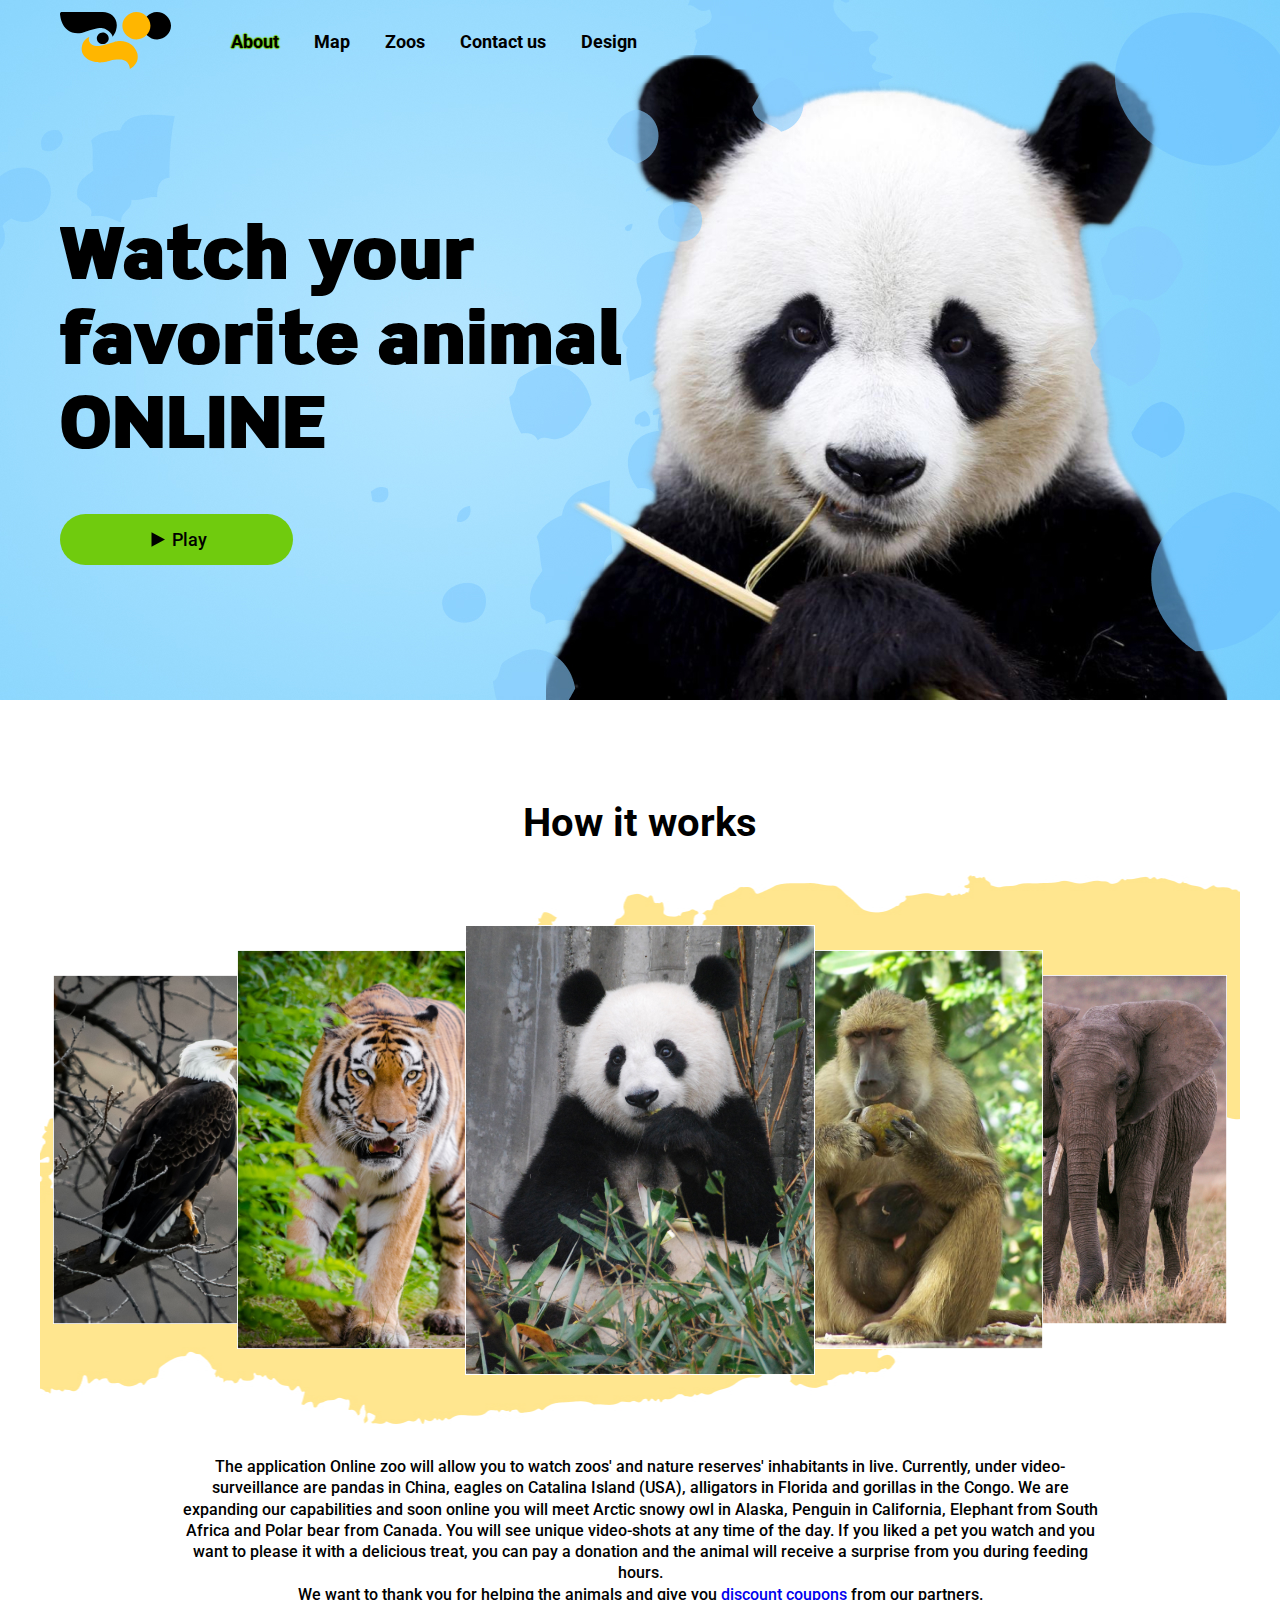
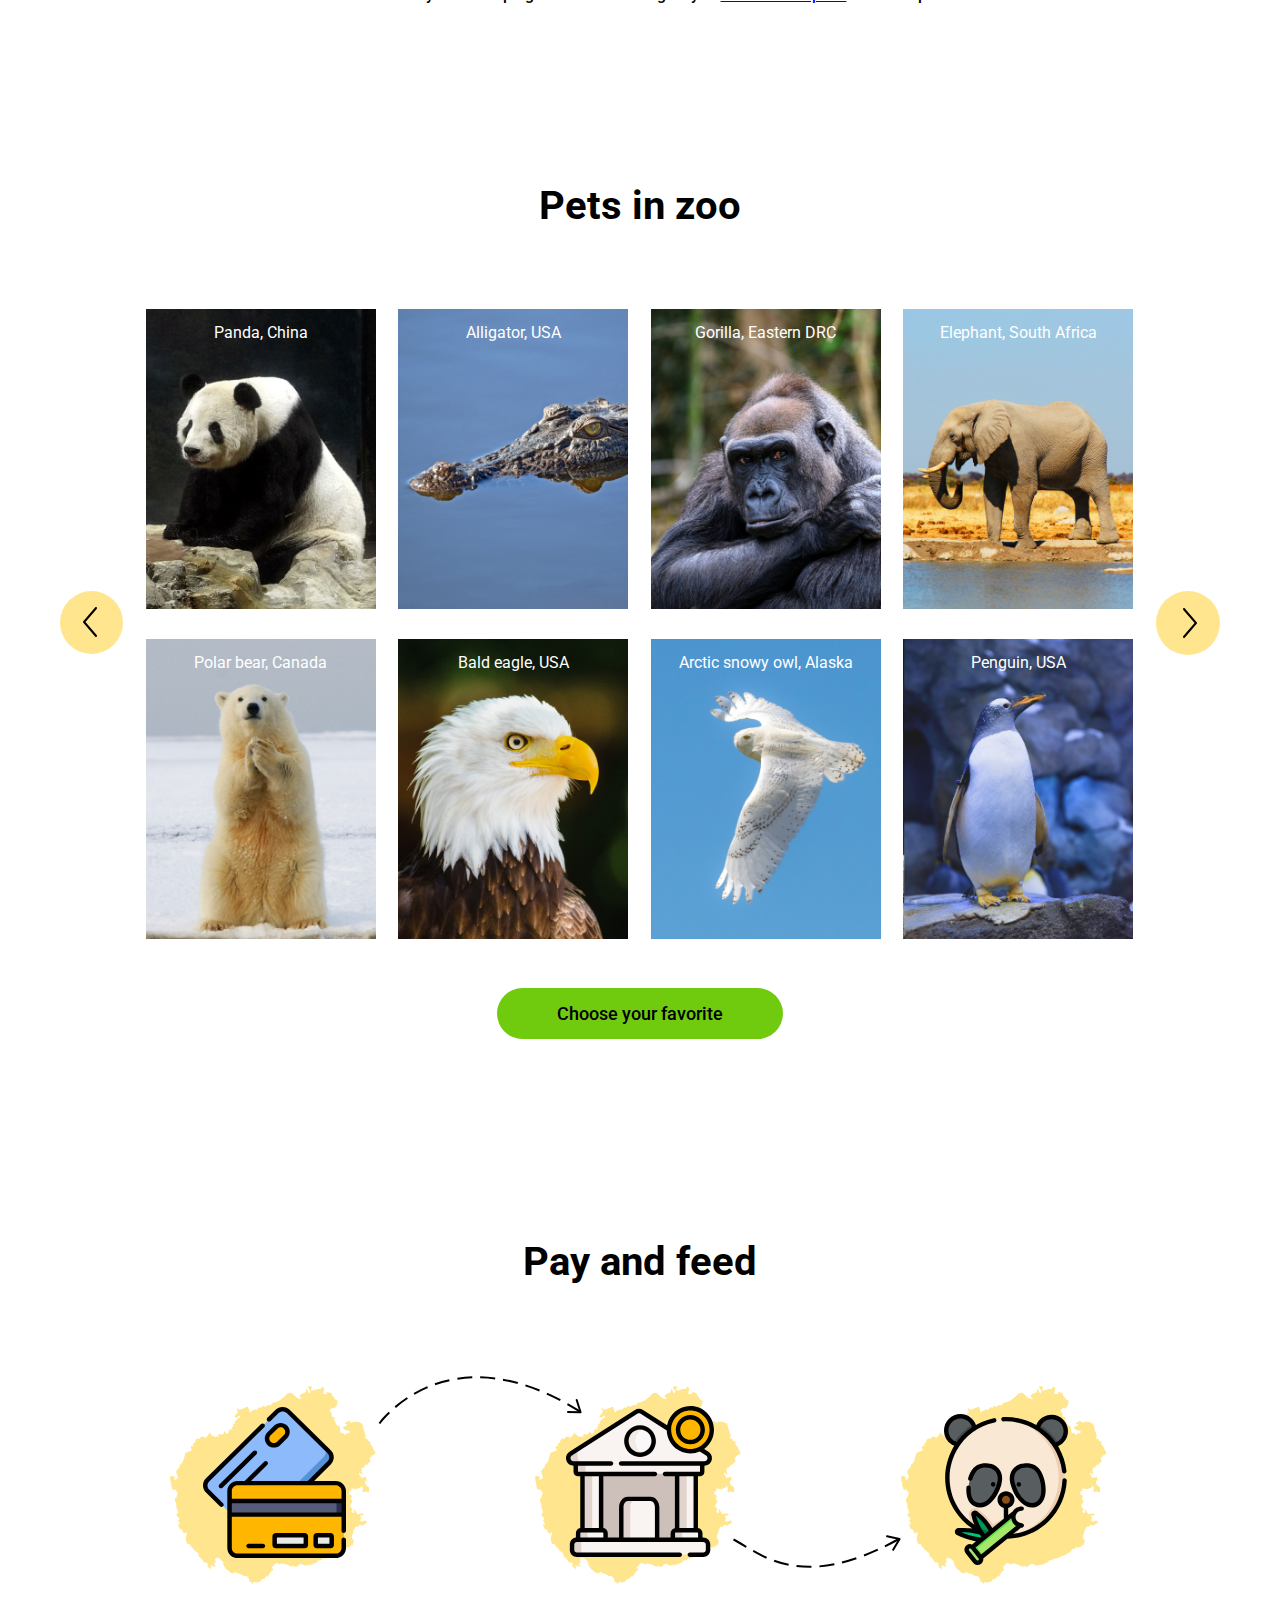
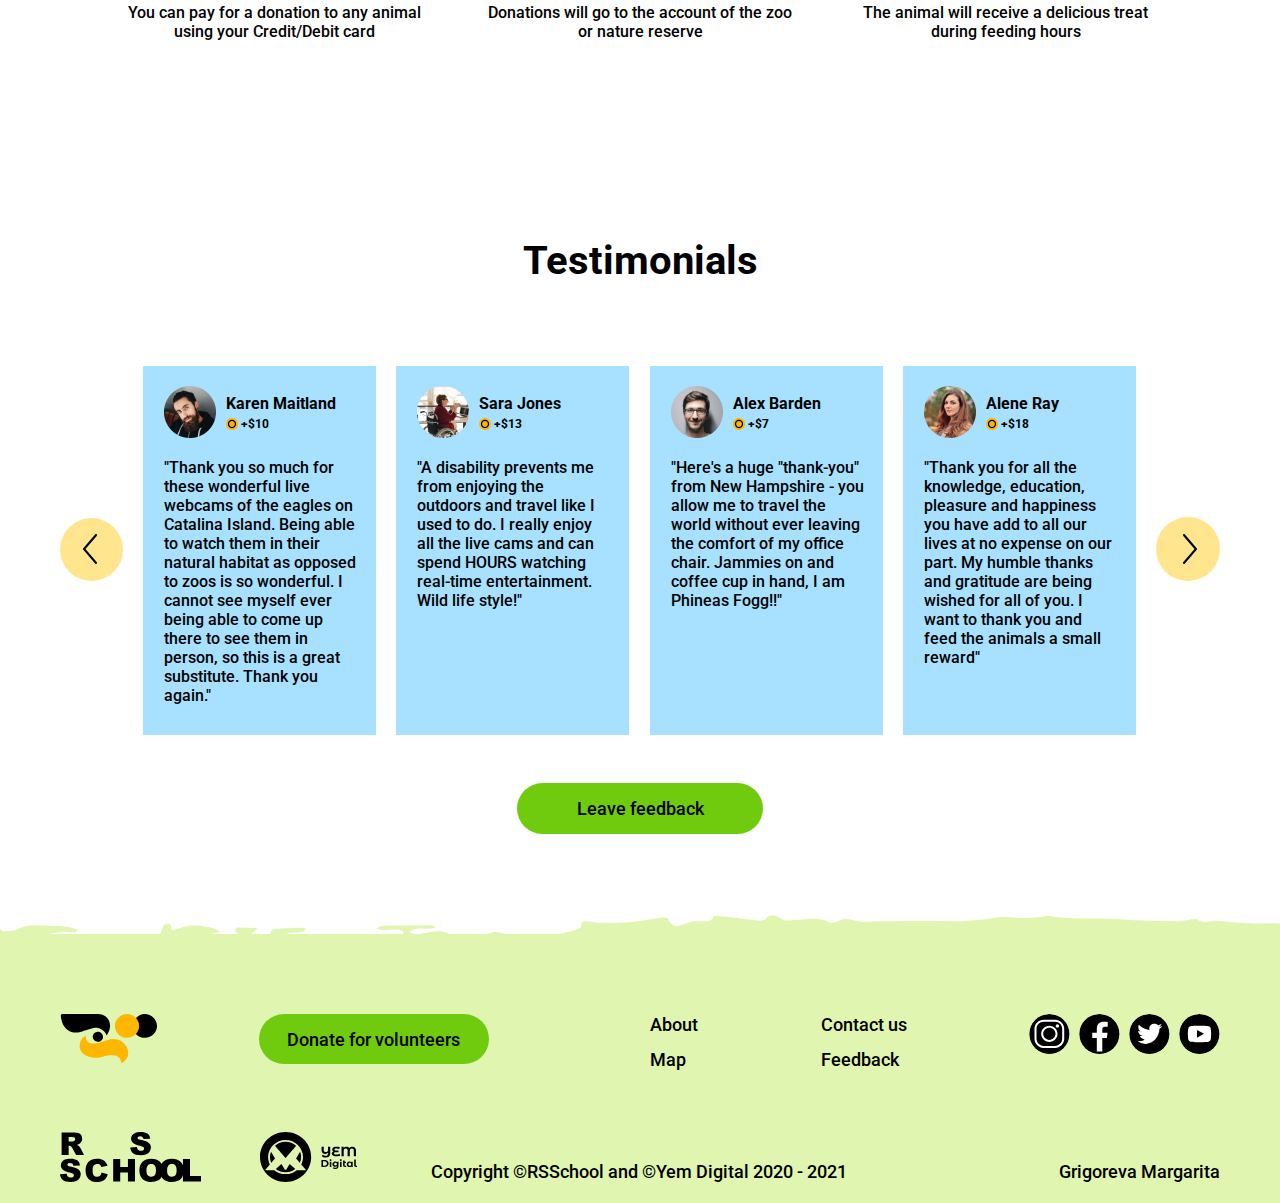
<file: index.html>
<!DOCTYPE html>
<html lang="en">
<head>
  <meta charset="utf-8">
  <meta name="viewport" content="width=device-width, initial-scale=1.0">
  <meta http-equiv="X-UA-Compatible" content="IE=edge">
  <title>Online zoo</title>
  <link rel="shortcut icon" href="./assets/favicon.png" type="image/png">
  <link rel="stylesheet" href="./style.css">
  <link rel="stylesheet" href="https://fonts.googleapis.com/css2?family=Open+Sans&family=Roboto&display=swap">
</head>
<body>
  <header class="header">
    <div class="container">
      <div class="header__inner">
        <div class="header__logo">
          <a href="./index.html"><img src="./assets/logo.svg" alt="Online zoo logo"></a>
          <h1>Online zoo</h1>
        </div>
        <div class="burger">
          <span></span>
        </div>
        <nav class="nav">
          <a class="nav__link active-link" href="#">About</a>
          <a class="nav__link" href="./pages/map.html">Map</a>
          <a class="nav__link" href="./pages/panda.html">Zoos</a>
          <a class="nav__link" href="./pages/404.html">Contact us</a>
          <a class="nav__link" href="https://www.figma.com/file/aBvQMVmI665DtzprpiniuH/online-zoo" target="_blank">Design</a>
        </nav>
        <!-- <button class="burger"><img src="./assets/burger.svg" alt="burger"></button> -->
      </div>
    </div>
  </header>
  <div class="intro">
    <div class="container">
      <p class="intro__slogan">Watch your favorite animal ONLINE</p>
      <a href="./pages/panda.html">
        <button class="btn intro__btn"><img class="play-sign" src="./assets/play-sign.svg" alt="PLay">Play</button>
      </a>
    </div>
  </div>
  <section class="section">
    <div class="section__container">
      <div class="about">
        <h2>How it works</h2>
        <div class="gallery-container">
          <ul class="gallery">
            <li><img class="eagle" src="./assets/gallery-eagle.jpg" alt="Eagle"></li>
            <li class="tiger-mobile"><img class="tiger" src="./assets/gallery-tiger.jpg" alt="Tiger"></li>
            <li><img class="panda" src="./assets/gallery-panda.jpg" alt="Panda"></li>
            <li><img class="gorilla" src="./assets/gallery-gorilla.jpg" alt="Gorilla"></li>
            <li><img class="elephant" src="./assets/gallery-elephant.jpg" alt="Elephant"></li>
          </ul>
        </div>
        <div class="about__text">
          <span>The application Оnline zoo will allow you to watch zoos' and nature reserves' inhabitants in live. Currently, under video-surveillance are pandas in China, eagles on Catalina Island (USA), alligators in Florida and gorillas in the Congo. We are expanding our capabilities and soon online you will meet Arctic snowy owl in Alaska, Penguin in California, Elephant from South Africa and Polar bear from Canada. You will see unique video-shots at any time of the day. If you liked a pet you watch and you want to please it with a delicious treat, you can pay a donation and the animal will receive a surprise from you during feeding hours.</span>
          <p>We want to thank you for helping the animals and give you <a href="https://en.wikipedia.org/wiki/Coupon" target="_blank">discount coupons</a> from our partners.</p>
          <span class="about__text-mobile">We want to thank you for helping the animals and give you <a href="https://en.wikipedia.org/wiki/Coupon" target="_blank">discount coupons</a> from our partners.</span>
        </div>
      </div>
    </div>
    <div class="zoo">
      <div class="container">
        <h2>Pets in zoo</h2>
        <div class="zoo__slider">
          <button class="slider-btn"><img src="./assets/arrow-left.svg" alt="arrow"></button>
          <div class="pets">
            <div class="pet__link">
              <a href="./pages/panda.html">
                <span>Panda, China</span>
                <img class="pets__img" src="./assets/pets-panda-china.jpg" alt="Panda">
              </a>
            </div>
            <div class="pet__link">
              <a href="#">
                <span>Polar bear, Canada</span>
                <img class="pets__img" src="./assets/pets-polar-bear-canada.jpg" alt="Polar bear">
              </a>
            </div>
          </div>
          <div class="pets">
            <div class="pet__link">
              <a href="./pages/alligator.html">
                <span>Alligator, USA</span>
                <img class="pets__img" src="./assets/pets-alligator-usa.jpg" alt="Alligator">
              </a>
            </div>
            <div class="pet__link">
              <a href="./pages/eagle.html">
                <span>Bald eagle, USA</span>
                <img class="pets__img" src="./assets/pets-bald-eagle-usa.jpg" alt="Bald eagle">
              </a>
            </div>
          </div>
          <div class="pets mobile-cut">
            <div class="pet__link">
              <a href="./pages/gorilla.html">
                <span>Gorilla, Eastern DRC</span>
                <img class="pets__img" src="./assets/pets-gorilla-eastern-drc.jpg" alt="Gorilla">
              </a>
            </div>
            <div class="pet__link">
              <a href="#">
                <span>Arctic snowy owl, Alaska</span>
                <img class="pets__img" src="./assets/pets-arctic-snowy-owl-alaska.jpg" alt="Snowy owl">
              </a>
            </div>
          </div>
          <div class="pets tablet-cut">
            <div class="pet__link">
              <a href="#">
                <span>Elephant, South Africa</span>
                <img class="pets__img" src="./assets/pets-elephant-south-africa.jpg" alt="Elephant">
              </a>
            </div>
            <div class="pet__link">
              <a href="#">
                <span>Penguin, USA</span>
                <img class="pets__img" src="./assets/pets-penguin-usa.jpg" alt="Penguin">
              </a>
            </div>
          </div>
          <button class="slider-btn"><img src="./assets/arrow-right.svg" alt="arrow"></button>
        </div>
        <div class="slider__btn-mobile">
          <button class="arrow-mobile"><img src="./assets/arrow-left.svg" alt="arrow"></button>
          <button class="arrow-mobile"><img src="./assets/arrow-right.svg" alt="arrow"></button>
        </div>
        <a class="btn zoo__link" href="./pages/map.html">Choose your favorite</a>
      </div>
    </div>
    <div class="pay">
      <div class="container">
        <h2 id="feed">Pay and feed</h2>
        <div class="instruction">
          <img class="pay-arrows" src="./assets/pay-arrows.svg" alt="Arrow">
          <img class="pay-arrows-640" src="./assets/pay-arrows-640.svg" alt="Arrow">
          <div class="pay-step">
            <img src="./assets/pay-1.svg" alt="Pay step">
            <p>You can pay for a donation to any animal using your Credit/Debit card</p>
            <img class="pay-arrows-320" src="./assets/pay-arrows-320.svg" alt="Arrow">
          </div>
          <div class="pay-step">
            <img src="./assets/pay-2.svg" alt="Pay step">
            <p>Donations will go to the account of the zoo or nature reserve</p>
            <img class="pay-arrows-320" src="./assets/pay-arrows-320.svg" alt="Arrow">
          </div>
          <div class="pay-step">
            <img src="./assets/pay-3.svg" alt="Pay step">
            <p>The animal will receive a delicious treat during feeding hours</p>
          </div>
        </div>
      </div>
    </div>
    <div class="testimonials">
      <div class="container">
        <h2 id="testimonials">Testimonials</h2>
        <div class="testimonials__slider">
          <button class="slider-btn"><img src="./assets/arrow-left.svg" alt="arrow"></button>
          <div class="feedback">
            <img class="feedback__photo" src="./assets/testimonials-karen.png" alt="Karen">
            <div class="author">
              <p>Karen Maitland</p>
              <img class="author__coin" src="./assets/testimonials-money.svg" alt="Coin">
              <span>+$10</span>
            </div>
            <p class="feedback__text">"Thank you so much for these wonderful live webcams of the eagles on Catalina Island. Being able to watch them in their natural habitat as opposed to zoos is so wonderful. I cannot see myself ever being able to come up there to see them in person, so this is a great substitute. Thank you again."</p>
          </div>
          <div class="feedback feedback-sara">
            <img class="feedback__photo" src="./assets/testimonials-sara.png" alt="Sara">
            <div class="author">
              <p>Sara Jones</p>
              <img class="author__coin" src="./assets/testimonials-money.svg" alt="Coin">
              <span>+$13</span>
            </div>
            <p class="feedback__text">"A disability prevents me from enjoying the outdoors and travel like I used to do. I really enjoy all the live cams and can spend HOURS watching real-time entertainment. Wild life style!"</p>
          </div>
          <div class="feedback mobile-cut">
            <img class="feedback__photo" src="./assets/testimonials-alex.png" alt="Alex">
            <div class="author">
              <p>Alex Barden</p>
              <img class="author__coin" src="./assets/testimonials-money.svg" alt="Coin">
              <span>+$7</span>
            </div>
            <p class="feedback__text">"Here's a huge "thank-you" from New Hampshire - you allow me to travel the world without ever leaving the comfort of my office chair. Jammies on and coffee cup in hand, I am Phineas Fogg!!"</p>
          </div>
          <div class="feedback tablet-cut">
            <img class="feedback__photo" src="./assets/testimonials-alene.png" alt="Alene">
            <div class="author">
              <p>Alene Ray</p>
              <img class="author__coin" src="./assets/testimonials-money.svg" alt="Coin">
              <span>+$18</span>
            </div>
            <p class="feedback__text">"Thank you for all the knowledge, education, pleasure and happiness you have add to all our lives at no expense on our part. My humble thanks and gratitude are being wished for all of you. I want to thank you and feed the animals a small reward"</p>
          </div>
          <button class="slider-btn"><img src="./assets/arrow-right.svg" alt="arrow"></button>
        </div>
      </div>
      <div class="slider__btn-mobile">
        <button class="arrow-mobile"><img src="./assets/arrow-left.svg" alt="arrow"></button>
        <button class="arrow-mobile"><img src="./assets/arrow-right.svg" alt="arrow"></button>
      </div>
      <button class="btn feedback__btn">Leave feedback</button>
    </div>
  </section>
  <footer class="footer">
    <div class="container">
      <div class="footer__top">
        <a class="footer__logo" href="./index.html"><img src="./assets/footer-logo-zoo.svg" alt="Online zoo footer logo"></a>
        <button class="btn donate__btn">Donate for volunteers</button>
        <div class="footer__nav">
          <a class="footer__link" href="./index.html">About</a>
          <a class="footer__link" href="./pages/map.html">Map</a>
        </div>
        <div class="footer__nav">
          <a class="footer__link" href="./pages/404.html">Contact us</a>
          <a class="footer__link" href="#testimonials">Feedback</a>
        </div>
        <div class="social">
          <a href="https://www.instagram.com/" target="_blank"><img src="./assets/footer-icon-instagram.svg" alt="Insagram"></a>
          <a href="https://www.facebook.com/" target="_blank"><img src="./assets/footer-icon-facebook.svg" alt="Facebook"></a>
          <a href="https://twitter.com/" target="_blank"><img src="./assets/footer-icon-twitter.svg" alt="Twitter"></a>
          <a href="https://www.youtube.com/" target="_blank"><img src="./assets/footer-icon-youtube.svg" alt="Youtube"></a>
        </div>
      </div>
      <div class="footer__bottom">
        <div class="rs-logo tooltip">
          <img src="./assets/footer-logo-rs.svg" alt="RSSchool logo">
          <span class="tooltiptext">RSSchool</span>
        </div>
        <div class="yem-logo tooltip">
          <img src="./assets/footer-logo-yem.svg" alt="Yem Digital logo">
          <span class="tooltiptext">Yem Digital</span>
        </div>
        <button class="btn donate__btn-mobile">Donate for volunteers</button>
        <div class="copyright">
          <span>Copyright &copy;RSSchool <span class="copy__and">and </span>&copy;Yem Digital 2020 - 2021</span>
          <span>Grigoreva Margarita</span>
        </div>
      </div>
    </div>
  </footer>
  <script src="./script.js"></script>
</body>
</html>
</file>
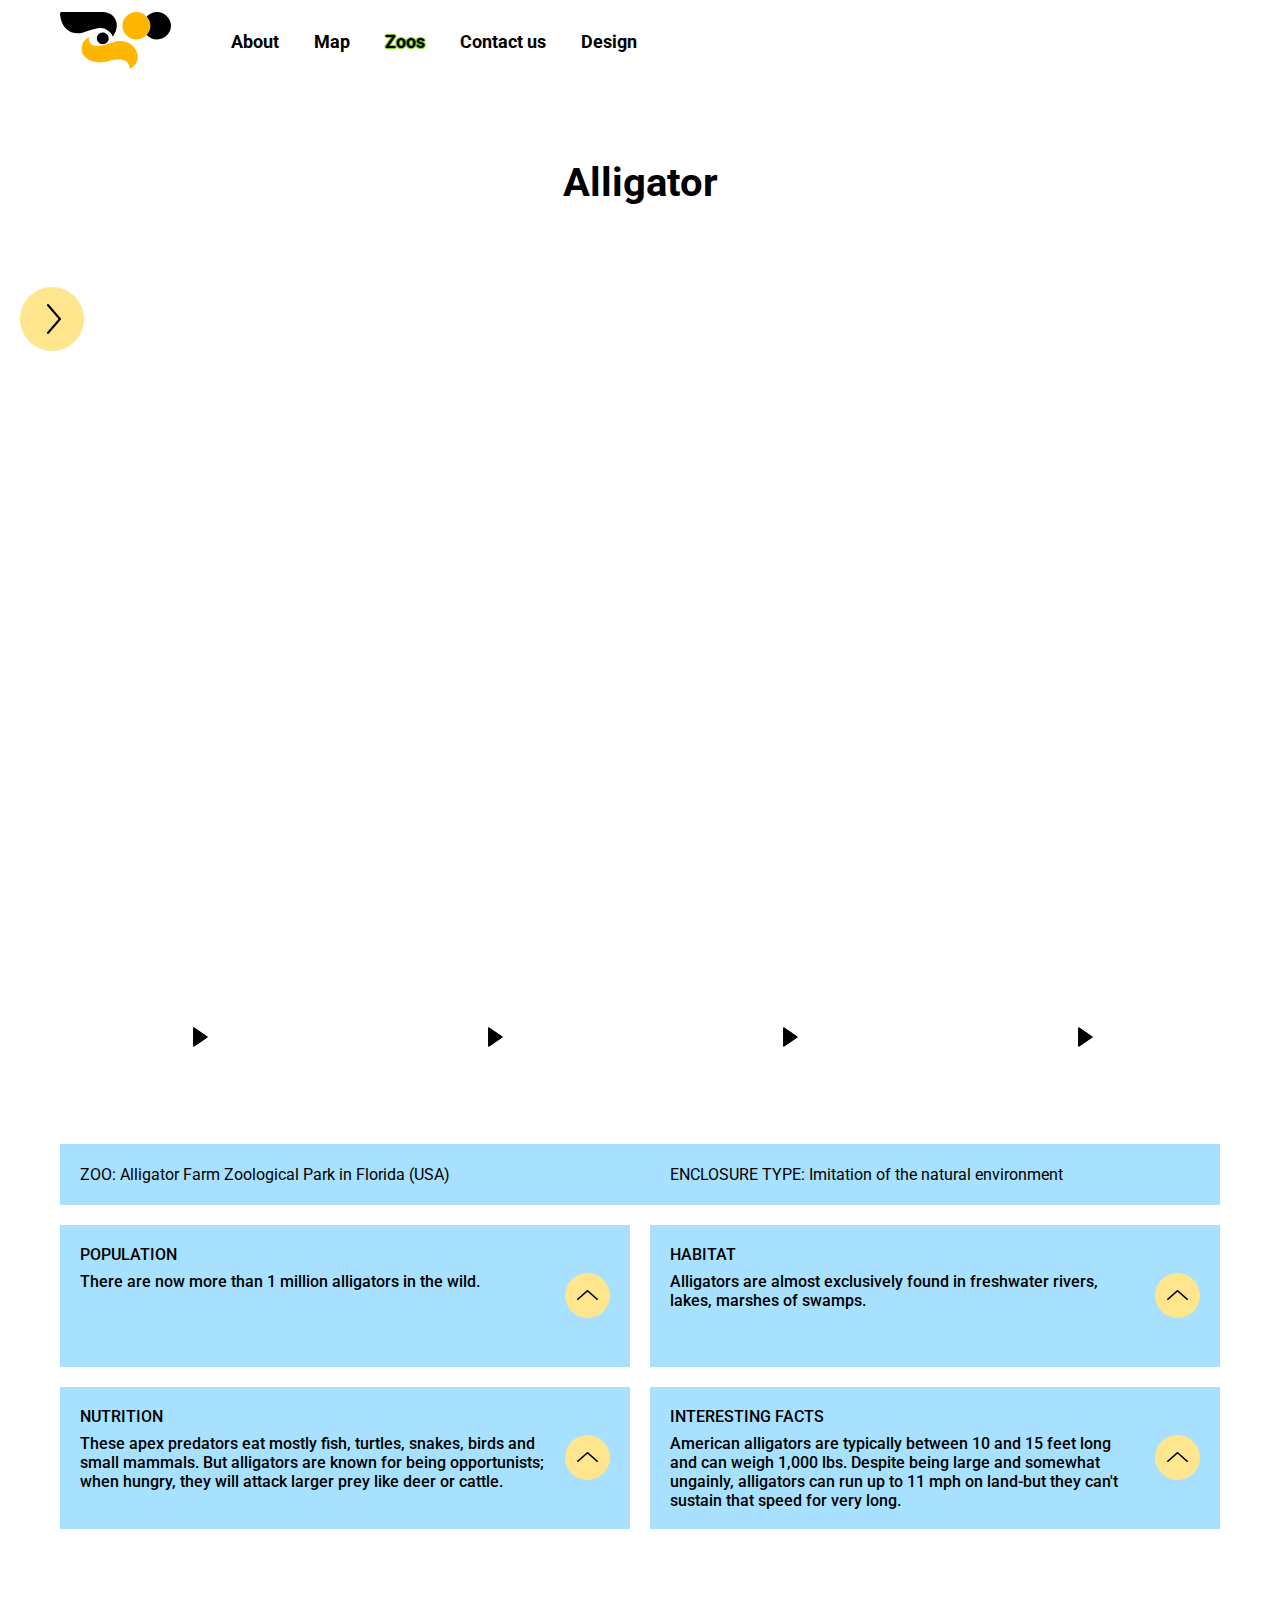
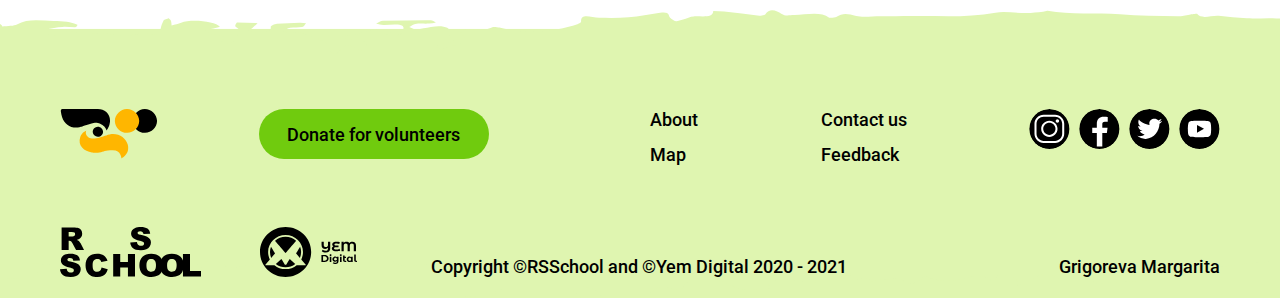
<file: pages/alligator.html>
<!DOCTYPE html>
<html lang="en">
<head>
  <meta charset="utf-8">
  <meta name="viewport" content="width=device-width, initial-scale=1.0">
  <meta http-equiv="X-UA-Compatible" content="IE=edge">
  <title>Online zoo - Alligator</title>
  <link rel="shortcut icon" href="../assets/favicon.png" type="image/png">
  <link rel="stylesheet" href="../style.css">
  <link rel="stylesheet" href="./zoos.css">
  <link rel="stylesheet" href="https://fonts.googleapis.com/css2?family=Open+Sans&family=Roboto&display=swap">
</head>
<body>
  <header class="header">
    <div class="container">
      <div class="header__inner">
        <div class="header__logo">
          <a href="../index.html"><img src="../assets/logo.svg" alt="Online zoo logo"></a>
          <h1>Online zoo</h1>
        </div>
        <div class="burger">
          <span></span>
        </div>
        <nav class="nav">
          <a class="nav__link" href="../index.html">About</a>
          <a class="nav__link" href="./map.html">Map</a>
          <a class="nav__link active-link" href="#">Zoos</a>
          <a class="nav__link" href="./404.html">Contact us</a>
          <a class="nav__link" href="https://www.figma.com/file/aBvQMVmI665DtzprpiniuH/online-zoo" target="_blank">Design</a>
        </nav>
        <!-- <button class="burger"><img src="../assets/burger.svg" alt="burger"></button> -->
      </div>
    </div>
  </header>
  <aside class="aside">
    <div class="aside__nav aside__tooltip">
      <img src="./assets/aside-alligator-active.png" alt="Alligator">
      <span class="aside__tooltiptext">ALLIGATOR, Florida, USA</span>
    </div>
    <div class="aside__nav aside__tooltip">
      <a href="./panda.html"><img src="./assets/aside-panda.png" alt="Panda"></a>
      <span class="aside__tooltiptext">PANDA,<br>China</span>
    </div>
    <div class="aside__nav aside__tooltip">
      <a href="./eagle.html"><img src="./assets/aside-eagle.png" alt="Eagle"></a>
      <span class="aside__tooltiptext">EAGLE, California, USA</span>
    </div>
    <div class="aside__nav aside__tooltip">
      <a href="./gorilla.html"><img src="./assets/aside-gorilla.png" alt="Gorilla"></a>
      <span class="aside__tooltiptext">GORILLA, Eastern DRC</span>
    </div>
    <div class="aside__nav aside__tooltip">
      <a href="../index.html#feed"><img class="feed" src="./assets/aside-feed.svg" alt="Feed"></a>
      <span class="aside__tooltiptext">Pay<br>and feed</span>
    </div>
  </aside>
  <button class="aside__btn"><img class=".aside__btn-img" src="../assets/arrow-right.svg" alt="arrow"></button>
  <main class="main">
    <div class="container">
      <h2>Alligator</h2>
      <div class="animal">
        <iframe width="1160" height="653" src="https://www.youtube.com/embed/LHtzZf4T7xw?si=VNmzpisFEjbjn2ty" title="YouTube video player" allow="accelerometer; autoplay; clipboard-write; encrypted-media; gyroscope; picture-in-picture" allowfullscreen></iframe>
      </div>
      <button class="btn feed__btn">Feed</button>
      <div class="preview">
        <div class="animal__small">
          <iframe width="275" height="155" src="https://www.youtube.com/embed/SBeAji2YurQ" title="YouTube video player" allow="accelerometer; autoplay; clipboard-write; encrypted-media; gyroscope; picture-in-picture" allowfullscreen></iframe>
          <div class="overlay">
            <button class="overlay__btn"></button>
            <p>Life</p>
          </div>
        </div>
        <div class="animal__small">
          <iframe width="275" height="155" src="https://www.youtube.com/embed/IL4P-P6E9Ak" title="YouTube video player" allow="accelerometer; autoplay; clipboard-write; encrypted-media; gyroscope; picture-in-picture" allowfullscreen></iframe>
          <div class="overlay">
            <button class="overlay__btn"></button>
            <p>Life</p>
          </div>
        </div>
        <div class="animal__small">
          <iframe width="275" height="155" src="https://www.youtube.com/embed/C4Ioqoo_Ao8" title="YouTube video player" allow="accelerometer; autoplay; clipboard-write; encrypted-media; gyroscope; picture-in-picture" allowfullscreen></iframe>
          <div class="overlay">
            <button class="overlay__btn"></button>
            <p>Life</p>
          </div>
        </div>
        <div class="animal__small">
          <iframe width="275" height="155" src="https://www.youtube.com/embed/jGOgAIYVVQE" title="YouTube video player" allow="accelerometer; autoplay; clipboard-write; encrypted-media; gyroscope; picture-in-picture" allowfullscreen></iframe>
          <div class="overlay">
            <button class="overlay__btn"></button>
            <p>Life</p>
          </div>
        </div>
      </div>
      <div class="information">
        <div class="information__intro">
          <div class="information__block">
            <p>ZOO: Alligator Farm Zoological Park in Florida (USA)</p>
          </div>
          <div class="information__block">
            <p>ENCLOSURE TYPE: Imitation of the natural environment</p>
          </div>
        </div>
        <div class="accordion">
          <div class="accordion__item">
            <div class="accordion__header">
              <div class="accordion__title">POPULATION</div>
            </div>
            <div class="accordion__content">
              <p>There are now more than 1 million alligators in the wild.</p>
            </div>
          </div>
          <button class="accordion__btn"><img src="./assets/spoiler-close-arrow.svg" alt="Arrow"></button>
        </div>
        <div class="accordion">
          <div class="accordion__item">
            <div class="accordion__header">
              <div class="accordion__title">HABITAT</div>
            </div>
            <div class="accordion__content">
              <p>Alligators are almost exclusively found in freshwater rivers, lakes, marshes of swamps.</p>
            </div>
          </div>
          <button class="accordion__btn"><img src="./assets/spoiler-close-arrow.svg" alt="Arrow"></button>
        </div>
        <div class="accordion">
          <div class="accordion__item">
            <div class="accordion__header">
              <div class="accordion__title">NUTRITION</div>
            </div>
            <div class="accordion__content">
              <p>These apex predators eat mostly fish, turtles, snakes, birds and small mammals. But alligators are known for being opportunists; when hungry, they will attack larger prey like deer or cattle.</p>
            </div>
          </div>
          <button class="accordion__btn"><img src="./assets/spoiler-close-arrow.svg" alt="Arrow"></button>
        </div>
        <div class="accordion">
          <div class="accordion__item">
            <div class="accordion__header">
              <div class="accordion__title">INTERESTING FACTS</div>
            </div>
            <div class="accordion__content">
              <p>American alligators are typically between 10 and 15 feet long and can weigh 1,000 lbs. Despite being large and somewhat ungainly, alligators can run up to 11 mph on land-but they can't sustain that speed for very long.</p>
            </div>
          </div>
          <button class="accordion__btn"><img src="./assets/spoiler-close-arrow.svg" alt="Arrow"></button>
        </div>
      </div>
    </div>
  </main>
  <footer class="footer">
    <div class="container">
      <div class="footer__top">
        <a class="footer__logo" href="../index.html"><img src="../assets/footer-logo-zoo.svg" alt="Online zoo footer logo"></a>
        <button class="btn donate__btn">Donate for volunteers</button>
        <div class="footer__nav">
          <a class="footer__link" href="../index.html">About</a>
          <a class="footer__link" href="./map.html">Map</a>
        </div>
        <div class="footer__nav">
          <a class="footer__link" href="./404.html">Contact us</a>
          <a class="footer__link" href="../index.html#testimonials">Feedback</a>
        </div>
        <div class="social">
          <a href="https://www.instagram.com/" target="_blank"><img src="../assets/footer-icon-instagram.svg" alt="Insagram"></a>
          <a href="https://www.facebook.com/" target="_blank"><img src="../assets/footer-icon-facebook.svg" alt="Facebook"></a>
          <a href="https://twitter.com/" target="_blank"><img src="../assets/footer-icon-twitter.svg" alt="Twitter"></a>
          <a href="https://www.youtube.com/" target="_blank"><img src="../assets/footer-icon-youtube.svg" alt="Youtube"></a>
        </div>
      </div>
      <div class="footer__bottom">
        <div class="rs-logo tooltip">
          <img src="../assets/footer-logo-rs.svg" alt="RSSchool logo">
          <span class="tooltiptext">RSSchool</span>
        </div>
        <div class="yem-logo tooltip">
          <img src="../assets/footer-logo-yem.svg" alt="Yem Digital logo">
          <span class="tooltiptext">Yem Digital</span>
        </div>
        <button class="btn donate__btn-mobile">Donate for volunteers</button>
        <div class="copyright">
          <span>Copyright &copy;RSSchool <span class="copy__and">and </span>&copy;Yem Digital 2020 - 2021</span>
          <span>Grigoreva Margarita</span>
        </div>
      </div>
    </div>
  </footer>
  <script src="../script.js"></script>
  <script src="zoos.js"></script>
</body>
</html>
</file>
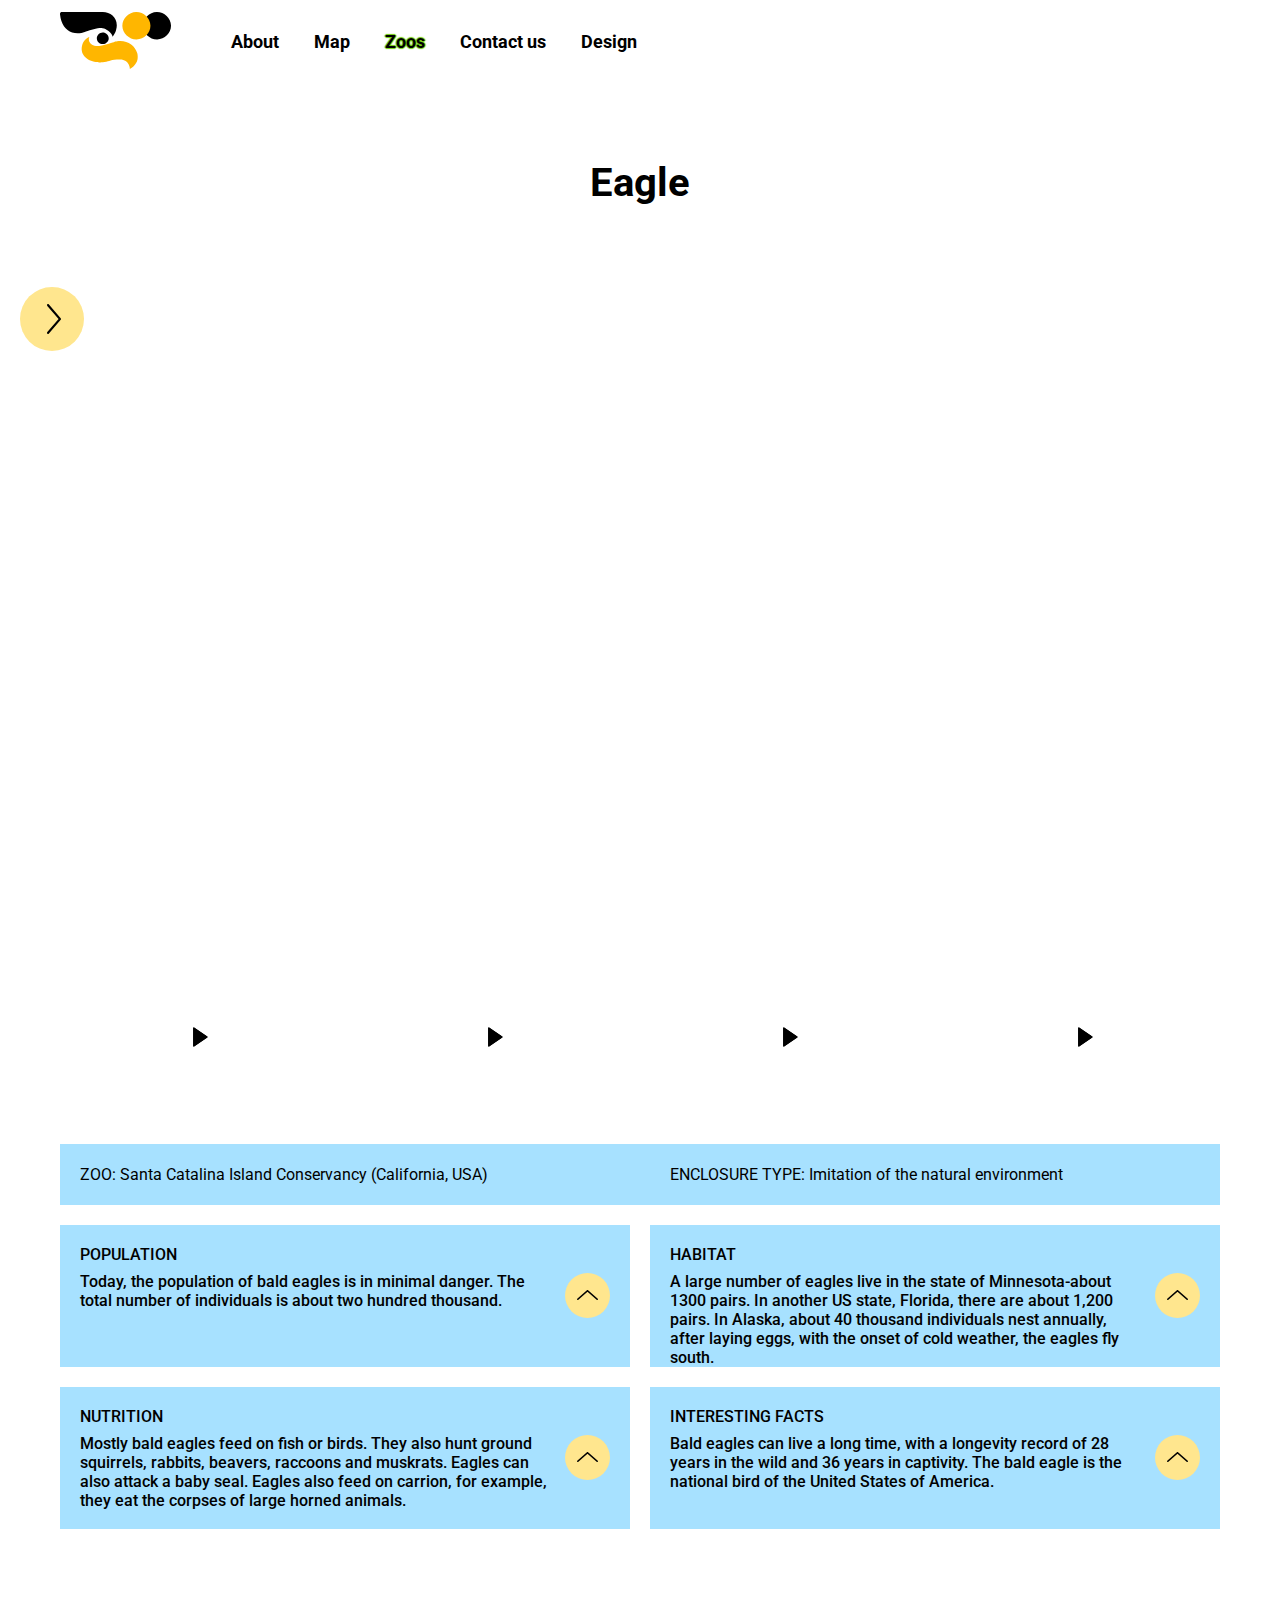
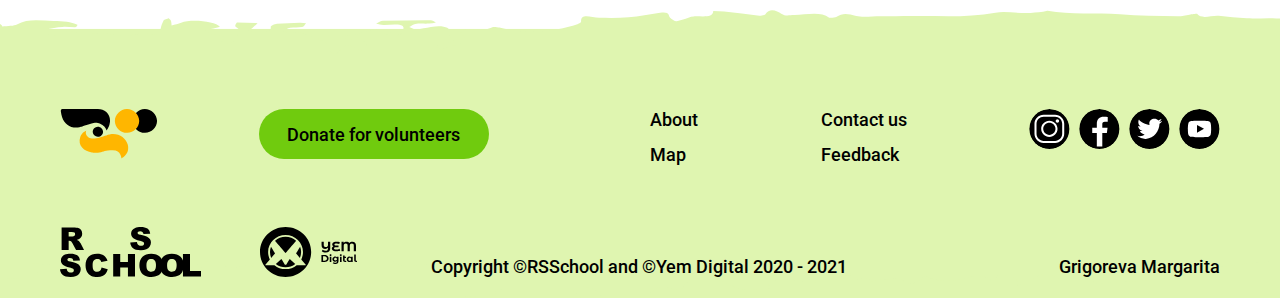
<file: pages/eagle.html>
<!DOCTYPE html>
<html lang="en">
<head>
  <meta charset="utf-8">
  <meta name="viewport" content="width=device-width, initial-scale=1.0">
  <meta http-equiv="X-UA-Compatible" content="IE=edge">
  <title>Online zoo - Eagle</title>
  <link rel="shortcut icon" href="../assets/favicon.png" type="image/png">
  <link rel="stylesheet" href="../style.css">
  <link rel="stylesheet" href="./zoos.css">
  <link rel="stylesheet" href="https://fonts.googleapis.com/css2?family=Open+Sans&family=Roboto&display=swap">
</head>
<body>
  <header class="header">
    <div class="container">
      <div class="header__inner">
        <div class="header__logo">
          <a href="../index.html"><img src="../assets/logo.svg" alt="Online zoo logo"></a>
          <h1>Online zoo</h1>
        </div>
        <div class="burger">
          <span></span>
        </div>
        <nav class="nav">
          <a class="nav__link" href="../index.html">About</a>
          <a class="nav__link" href="./map.html">Map</a>
          <a class="nav__link active-link" href="#">Zoos</a>
          <a class="nav__link" href="./404.html">Contact us</a>
          <a class="nav__link" href="https://www.figma.com/file/aBvQMVmI665DtzprpiniuH/online-zoo" target="_blank">Design</a>
        </nav>
        <!-- <button class="burger"><img src="../assets/burger.svg" alt="burger"></button> -->
      </div>
    </div>
  </header>
  <aside class="aside">
    <div class="aside__nav aside__tooltip">
      <a href="./alligator.html"><img src="./assets/aside-alligator.png" alt="Alligator"></a>
      <span class="aside__tooltiptext">ALLIGATOR, Florida, USA</span>
    </div>
    <div class="aside__nav aside__tooltip">
      <a href="./panda.html"><img src="./assets/aside-panda.png" alt="Panda"></a>
      <span class="aside__tooltiptext">PANDA,<br>China</span>
    </div>
    <div class="aside__nav aside__tooltip">
      <img src="./assets/aside-eagle-active.png" alt="Eagle">
      <span class="aside__tooltiptext">EAGLE, California, USA</span>
    </div>
    <div class="aside__nav aside__tooltip">
      <a href="./gorilla.html"><img src="./assets/aside-gorilla.png" alt="Gorilla"></a>
      <span class="aside__tooltiptext">GORILLA, Eastern DRC</span>
    </div>
    <div class="aside__nav aside__tooltip">
      <a href="../index.html#feed"><img class="feed" src="./assets/aside-feed.svg" alt="Feed"></a>
      <span class="aside__tooltiptext">Pay<br>and feed</span>
    </div>
  </aside>
  <button class="aside__btn"><img class=".aside__btn-img" src="../assets/arrow-right.svg" alt="arrow"></button>
  <main class="main">
    <div class="container">
      <h2>Eagle</h2>
      <div class="animal">
        <iframe width="1160" height="653" src="https://www.youtube.com/embed/B4-L2nfGcuE?si=ZYdA6KYnqzDo4uXI" title="YouTube video player" allow="accelerometer; autoplay; clipboard-write; encrypted-media; gyroscope; picture-in-picture" allowfullscreen></iframe>
      </div>
      <button class="btn feed__btn">Feed</button>
      <div class="preview">
        <div class="animal__small">
          <iframe width="275" height="155" src="https://www.youtube.com/embed/xILuBsqR3kc?si=xtiwBgl6SmnKL47H" title="YouTube video player" allow="accelerometer; autoplay; clipboard-write; encrypted-media; gyroscope; picture-in-picture" allowfullscreen></iframe>
          <div class="overlay">
            <button class="overlay__btn"></button>
            <p>Life</p>
          </div>
        </div>
        <div class="animal__small">
          <iframe width="275" height="155" src="https://www.youtube.com/embed/uK3m6e5SZ3s" title="YouTube video player" allow="accelerometer; autoplay; clipboard-write; encrypted-media; gyroscope; picture-in-picture" allowfullscreen></iframe>
          <div class="overlay">
            <button class="overlay__btn"></button>
            <p>Life</p>
          </div>
        </div>
        <div class="animal__small">
          <iframe width="275" height="155" src="https://www.youtube.com/embed/1MKWcKRfwig?si=myAFUIJ8MhkdHf-m" title="YouTube video player" allow="accelerometer; autoplay; clipboard-write; encrypted-media; gyroscope; picture-in-picture" allowfullscreen></iframe>
          <div class="overlay">
            <button class="overlay__btn"></button>
            <p>Life</p>
          </div>
        </div>
        <div class="animal__small">
          <iframe width="275" height="155" src="https://www.youtube.com/embed/HyTDZpmVmS8" title="YouTube video player" allow="accelerometer; autoplay; clipboard-write; encrypted-media; gyroscope; picture-in-picture" allowfullscreen></iframe>
          <div class="overlay">
            <button class="overlay__btn"></button>
            <p>Life</p>
          </div>
        </div>
      </div>
      <div class="information">
        <div class="information__intro">
          <div class="information__block">
            <p>ZOO: Santa Catalina Island Conservancy (California, USA)</p>
          </div>
          <div class="information__block">
            <p>ENCLOSURE TYPE: Imitation of the natural environment</p>
          </div>
        </div>
        <div class="accordion">
          <div class="accordion__item">
            <div class="accordion__header">
              <div class="accordion__title">POPULATION</div>
            </div>
            <div class="accordion__content">
              <p>Today, the population of bald eagles is in minimal danger. The total number of individuals is about two hundred thousand.</p>
            </div>
          </div>
          <button class="accordion__btn"><img src="./assets/spoiler-close-arrow.svg" alt="Arrow"></button>
        </div>
        <div class="accordion">
          <div class="accordion__item">
            <div class="accordion__header">
              <div class="accordion__title">HABITAT</div>
            </div>
            <div class="accordion__content">
              <p>A large number of eagles live in the state of Minnesota-about 1300 pairs. In another US state, Florida, there are about 1,200 pairs. In Alaska, about 40 thousand individuals nest annually, after laying eggs, with the onset of cold weather, the eagles fly south.</p>
            </div>
          </div>
          <button class="accordion__btn"><img src="./assets/spoiler-close-arrow.svg" alt="Arrow"></button>
        </div>
        <div class="accordion">
          <div class="accordion__item">
            <div class="accordion__header">
              <div class="accordion__title">NUTRITION</div>
            </div>
            <div class="accordion__content">
              <p>Mostly bald eagles feed on fish or birds. They also hunt ground squirrels, rabbits, beavers, raccoons and muskrats. Eagles can also attack a baby seal. Eagles also feed on carrion, for example, they eat the corpses of large horned animals.</p>
            </div>
          </div>
          <button class="accordion__btn"><img src="./assets/spoiler-close-arrow.svg" alt="Arrow"></button>
        </div>
        <div class="accordion">
          <div class="accordion__item">
            <div class="accordion__header">
              <div class="accordion__title">INTERESTING FACTS</div>
            </div>
            <div class="accordion__content">
              <p>Bald eagles can live a long time, with a longevity record of 28 years in the wild and 36 years in captivity. The bald eagle is the national bird of the United States of America.</p>
            </div>
          </div>
          <button class="accordion__btn"><img src="./assets/spoiler-close-arrow.svg" alt="Arrow"></button>
        </div>
      </div>
    </div>
  </main>
  <footer class="footer">
    <div class="container">
      <div class="footer__top">
        <a class="footer__logo" href="../index.html"><img src="../assets/footer-logo-zoo.svg" alt="Online zoo footer logo"></a>
        <button class="btn donate__btn">Donate for volunteers</button>
        <div class="footer__nav">
          <a class="footer__link" href="../index.html">About</a>
          <a class="footer__link" href="./map.html">Map</a>
        </div>
        <div class="footer__nav">
          <a class="footer__link" href="./404.html">Contact us</a>
          <a class="footer__link" href="../index.html#testimonials">Feedback</a>
        </div>
        <div class="social">
          <a href="https://www.instagram.com/" target="_blank"><img src="../assets/footer-icon-instagram.svg" alt="Insagram"></a>
          <a href="https://www.facebook.com/" target="_blank"><img src="../assets/footer-icon-facebook.svg" alt="Facebook"></a>
          <a href="https://twitter.com/" target="_blank"><img src="../assets/footer-icon-twitter.svg" alt="Twitter"></a>
          <a href="https://www.youtube.com/" target="_blank"><img src="../assets/footer-icon-youtube.svg" alt="Youtube"></a>
        </div>
      </div>
      <div class="footer__bottom">
        <div class="rs-logo tooltip">
          <img src="../assets/footer-logo-rs.svg" alt="RSSchool logo">
          <span class="tooltiptext">RSSchool</span>
        </div>
        <div class="yem-logo tooltip">
          <img src="../assets/footer-logo-yem.svg" alt="Yem Digital logo">
          <span class="tooltiptext">Yem Digital</span>
        </div>
        <button class="btn donate__btn-mobile">Donate for volunteers</button>
        <div class="copyright">
          <span>Copyright &copy;RSSchool <span class="copy__and">and </span>&copy;Yem Digital 2020 - 2021</span>
          <span>Grigoreva Margarita</span>
        </div>
      </div>
    </div>
  </footer>
  <script src="../script.js"></script>
  <script src="zoos.js"></script>
</body>
</html>
</file>
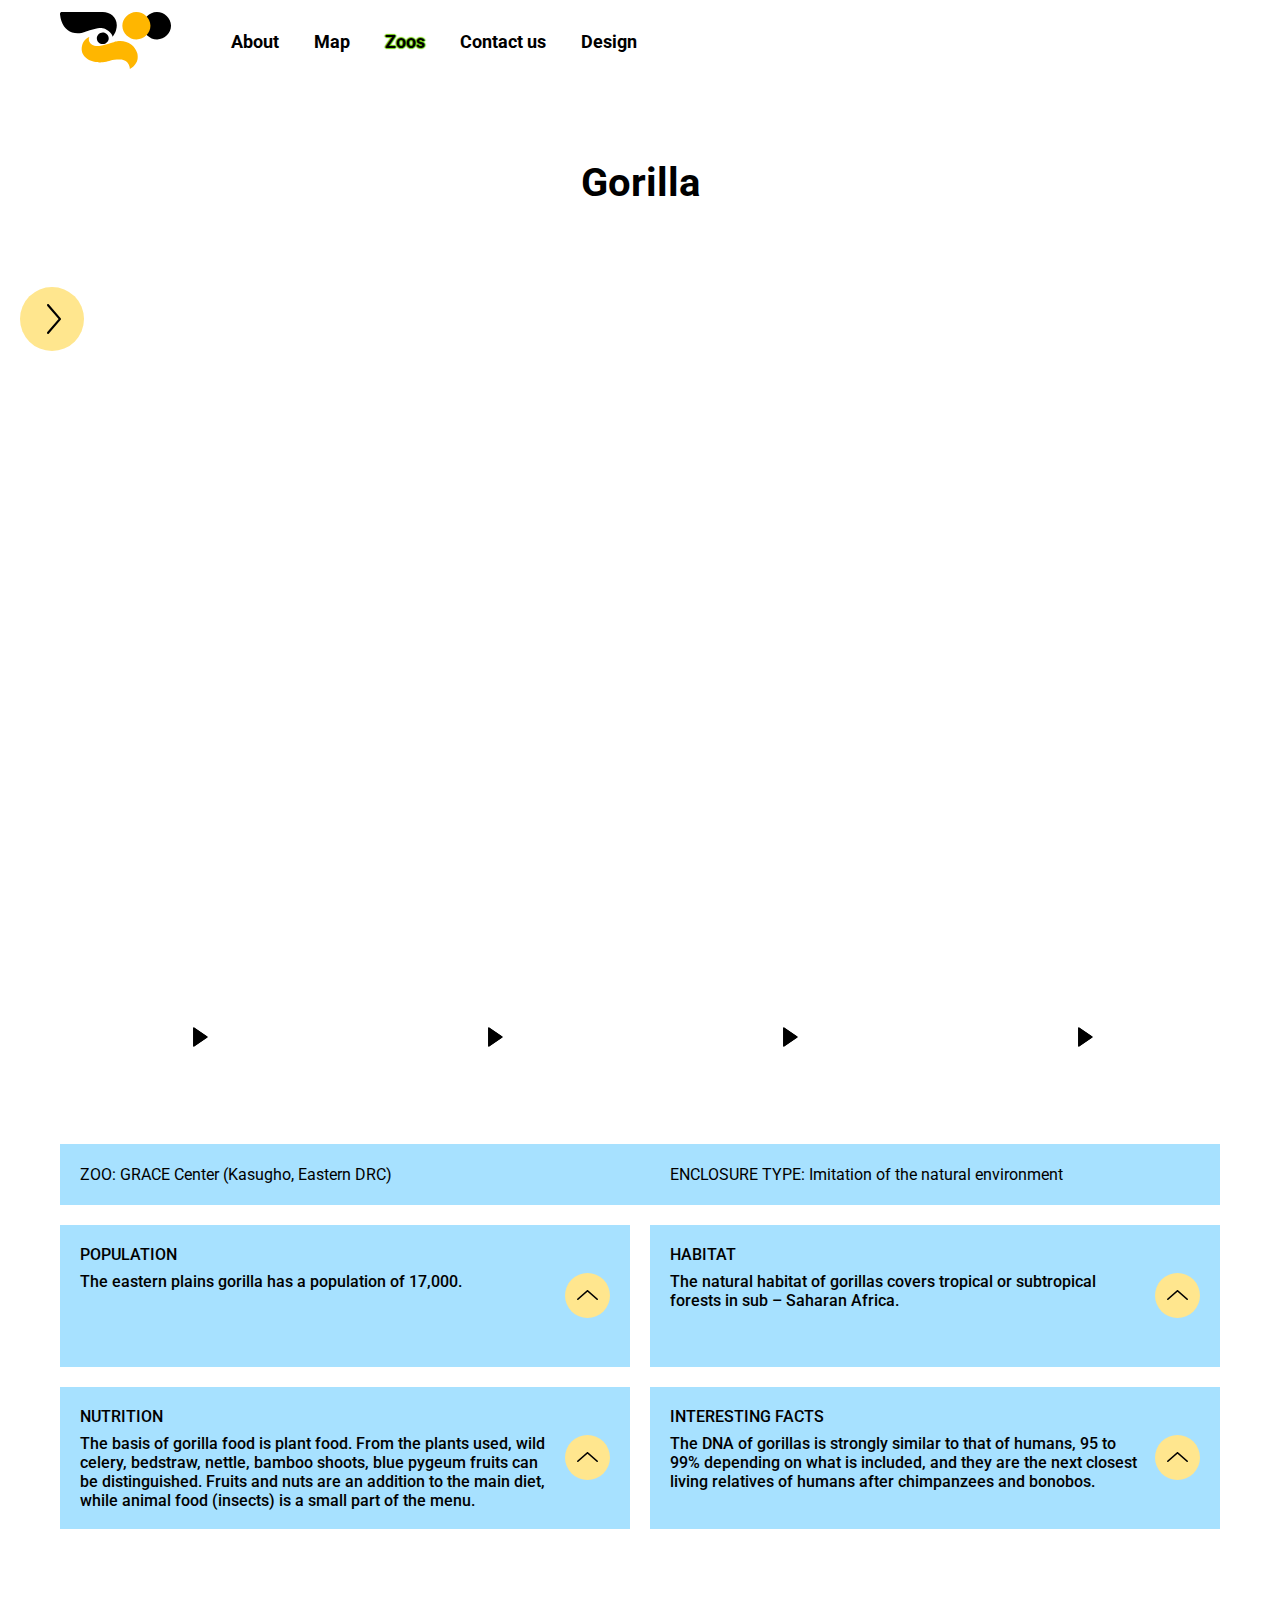
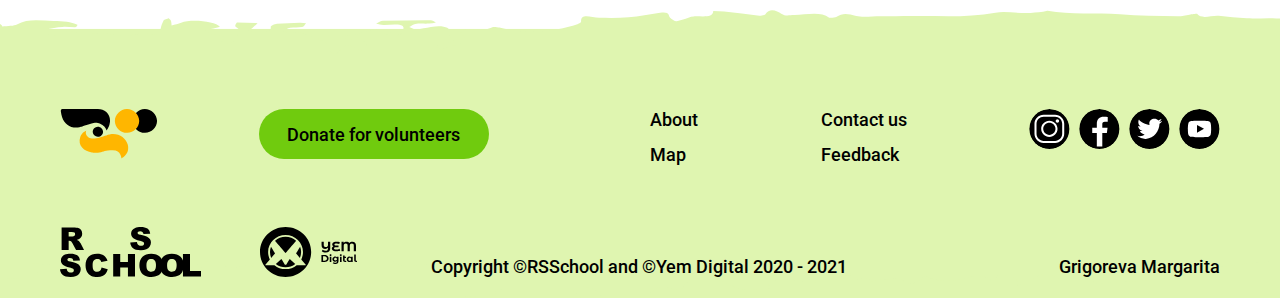
<file: pages/gorilla.html>
<!DOCTYPE html>
<html lang="en">
<head>
  <meta charset="utf-8">
  <meta name="viewport" content="width=device-width, initial-scale=1.0">
  <meta http-equiv="X-UA-Compatible" content="IE=edge">
  <title>Online zoo - Gorilla</title>
  <link rel="shortcut icon" href="../assets/favicon.png" type="image/png">
  <link rel="stylesheet" href="../style.css">
  <link rel="stylesheet" href="./zoos.css">
  <link rel="stylesheet" href="https://fonts.googleapis.com/css2?family=Open+Sans&family=Roboto&display=swap">
</head>
<body>
  <header class="header">
    <div class="container">
      <div class="header__inner">
        <div class="header__logo">
          <a href="../index.html"><img src="../assets/logo.svg" alt="Online zoo logo"></a>
          <h1>Online zoo</h1>
        </div>
        <div class="burger">
          <span></span>
        </div>
        <nav class="nav">
          <a class="nav__link" href="../index.html">About</a>
          <a class="nav__link" href="./map.html">Map</a>
          <a class="nav__link active-link" href="#">Zoos</a>
          <a class="nav__link" href="./404.html">Contact us</a>
          <a class="nav__link" href="https://www.figma.com/file/aBvQMVmI665DtzprpiniuH/online-zoo" target="_blank">Design</a>
        </nav>
        <!-- <button class="burger"><img src="../assets/burger.svg" alt="burger"></button> -->
      </div>
    </div>
  </header>
  <aside class="aside">
    <div class="aside__nav aside__tooltip">
      <a href="./alligator.html"><img src="./assets/aside-alligator.png" alt="Alligator"></a>
      <span class="aside__tooltiptext">ALLIGATOR, Florida, USA</span>
    </div>
    <div class="aside__nav aside__tooltip">
      <a href="./panda.html"><img src="./assets/aside-panda.png" alt="Panda"></a>
      <span class="aside__tooltiptext">PANDA,<br>China</span>
    </div>
    <div class="aside__nav aside__tooltip">
      <a href="./eagle.html"><img src="./assets/aside-eagle.png" alt="Eagle"></a>
      <span class="aside__tooltiptext">EAGLE, California, USA</span>
    </div>
    <div class="aside__nav aside__tooltip">
      <img src="./assets/aside-gorilla-active.png" alt="Gorilla">
      <span class="aside__tooltiptext">GORILLA, Eastern DRC</span>
    </div>
    <div class="aside__nav aside__tooltip">
      <a href="../index.html#feed"><img class="feed" src="./assets/aside-feed.svg" alt="Feed"></a>
      <span class="aside__tooltiptext">Pay<br>and feed</span>
    </div>
  </aside>
  <button class="aside__btn"><img class=".aside__btn-img" src="../assets/arrow-right.svg" alt="arrow"></button>
  <main class="main">
    <div class="container">
      <h2>Gorilla</h2>
      <div class="animal">
        <iframe width="1160" height="653" src="https://www.youtube.com/embed/yfSyjwY6zSQ?si=oHU89wofnisTpuSU" title="YouTube video player" allow="accelerometer; autoplay; clipboard-write; encrypted-media; gyroscope; picture-in-picture" allowfullscreen></iframe>
      </div>
      <button class="btn feed__btn">Feed</button>
      <div class="preview">
        <div class="animal__small">
          <iframe width="275" height="155" src="https://www.youtube.com/embed/w5ZXH1VkILY" title="YouTube video player" allow="accelerometer; autoplay; clipboard-write; encrypted-media; gyroscope; picture-in-picture" allowfullscreen></iframe>
          <div class="overlay">
            <button class="overlay__btn"></button>
            <p>Life</p>
          </div>
        </div>
        <div class="animal__small">
          <iframe width="275" height="155" src="https://www.youtube.com/embed/81FyRREqUDw" title="YouTube video player" allow="accelerometer; autoplay; clipboard-write; encrypted-media; gyroscope; picture-in-picture" allowfullscreen></iframe>
          <div class="overlay">
            <button class="overlay__btn"></button>
            <p>Life</p>
          </div>
        </div>
        <div class="animal__small">
          <iframe width="275" height="155" src="https://www.youtube.com/embed/awPNvzBMT74" title="YouTube video player" allow="accelerometer; autoplay; clipboard-write; encrypted-media; gyroscope; picture-in-picture" allowfullscreen></iframe>
          <div class="overlay">
            <button class="overlay__btn"></button>
            <p>Life</p>
          </div>
        </div>
        <div class="animal__small">
          <iframe width="275" height="155" src="https://www.youtube.com/embed/rh9PwFvMS0I" title="YouTube video player" allow="accelerometer; autoplay; clipboard-write; encrypted-media; gyroscope; picture-in-picture" allowfullscreen></iframe>
          <div class="overlay">
            <button class="overlay__btn"></button>
            <p>Life</p>
          </div>
        </div>
      </div>
      <div class="information">
        <div class="information__intro">
          <div class="information__block">
            <p>ZOO: GRACE Center (Kasugho, Eastern DRC)</p>
          </div>
          <div class="information__block">
            <p>ENCLOSURE TYPE: Imitation of the natural environment</p>
          </div>
        </div>
        <div class="accordion">
          <div class="accordion__item">
            <div class="accordion__header">
              <div class="accordion__title">POPULATION</div>
            </div>
            <div class="accordion__content">
              <p>The eastern plains gorilla has a population of 17,000.</p>
            </div>
          </div>
          <button class="accordion__btn"><img src="./assets/spoiler-close-arrow.svg" alt="Arrow"></button>
        </div>
        <div class="accordion">
          <div class="accordion__item">
            <div class="accordion__header">
              <div class="accordion__title">HABITAT</div>
            </div>
            <div class="accordion__content">
              <p>The natural habitat of gorillas covers tropical or subtropical forests in sub – Saharan Africa.</p>
            </div>
          </div>
          <button class="accordion__btn"><img src="./assets/spoiler-close-arrow.svg" alt="Arrow"></button>
        </div>
        <div class="accordion">
          <div class="accordion__item">
            <div class="accordion__header">
              <div class="accordion__title">NUTRITION</div>
            </div>
            <div class="accordion__content">
              <p>The basis of gorilla food is plant food. From the plants used, wild celery, bedstraw, nettle, bamboo shoots, blue pygeum fruits can be distinguished. Fruits and nuts are an addition to the main diet, while animal food (insects) is a small part of the menu.</p>
            </div>
          </div>
          <button class="accordion__btn"><img src="./assets/spoiler-close-arrow.svg" alt="Arrow"></button>
        </div>
        <div class="accordion">
          <div class="accordion__item">
            <div class="accordion__header">
              <div class="accordion__title">INTERESTING FACTS</div>
            </div>
            <div class="accordion__content">
              <p>The DNA of gorillas is strongly similar to that of humans, 95 to 99% depending on what is included, and they are the next closest living relatives of humans after chimpanzees and bonobos.</p>
            </div>
          </div>
          <button class="accordion__btn"><img src="./assets/spoiler-close-arrow.svg" alt="Arrow"></button>
        </div>
      </div>
    </div>
  </main>
  <footer class="footer">
    <div class="container">
      <div class="footer__top">
        <a class="footer__logo" href="../index.html"><img src="../assets/footer-logo-zoo.svg" alt="Online zoo footer logo"></a>
        <button class="btn donate__btn">Donate for volunteers</button>
        <div class="footer__nav">
          <a class="footer__link" href="../index.html">About</a>
          <a class="footer__link" href="./map.html">Map</a>
        </div>
        <div class="footer__nav">
          <a class="footer__link" href="./404.html">Contact us</a>
          <a class="footer__link" href="../index.html#testimonials">Feedback</a>
        </div>
        <div class="social">
          <a href="https://www.instagram.com/" target="_blank"><img src="../assets/footer-icon-instagram.svg" alt="Insagram"></a>
          <a href="https://www.facebook.com/" target="_blank"><img src="../assets/footer-icon-facebook.svg" alt="Facebook"></a>
          <a href="https://twitter.com/" target="_blank"><img src="../assets/footer-icon-twitter.svg" alt="Twitter"></a>
          <a href="https://www.youtube.com/" target="_blank"><img src="../assets/footer-icon-youtube.svg" alt="Youtube"></a>
        </div>
      </div>
      <div class="footer__bottom">
        <div class="rs-logo tooltip">
          <img src="../assets/footer-logo-rs.svg" alt="RSSchool logo">
          <span class="tooltiptext">RSSchool</span>
        </div>
        <div class="yem-logo tooltip">
          <img src="../assets/footer-logo-yem.svg" alt="Yem Digital logo">
          <span class="tooltiptext">Yem Digital</span>
        </div>
        <button class="btn donate__btn-mobile">Donate for volunteers</button>
        <div class="copyright">
          <span>Copyright &copy;RSSchool <span class="copy__and">and </span>&copy;Yem Digital 2020 - 2021</span>
          <span>Grigoreva Margarita</span>
        </div>
      </div>
    </div>
  </footer>
  <script src="../script.js"></script>
  <script src="zoos.js"></script>
</body>
</html>
</file>
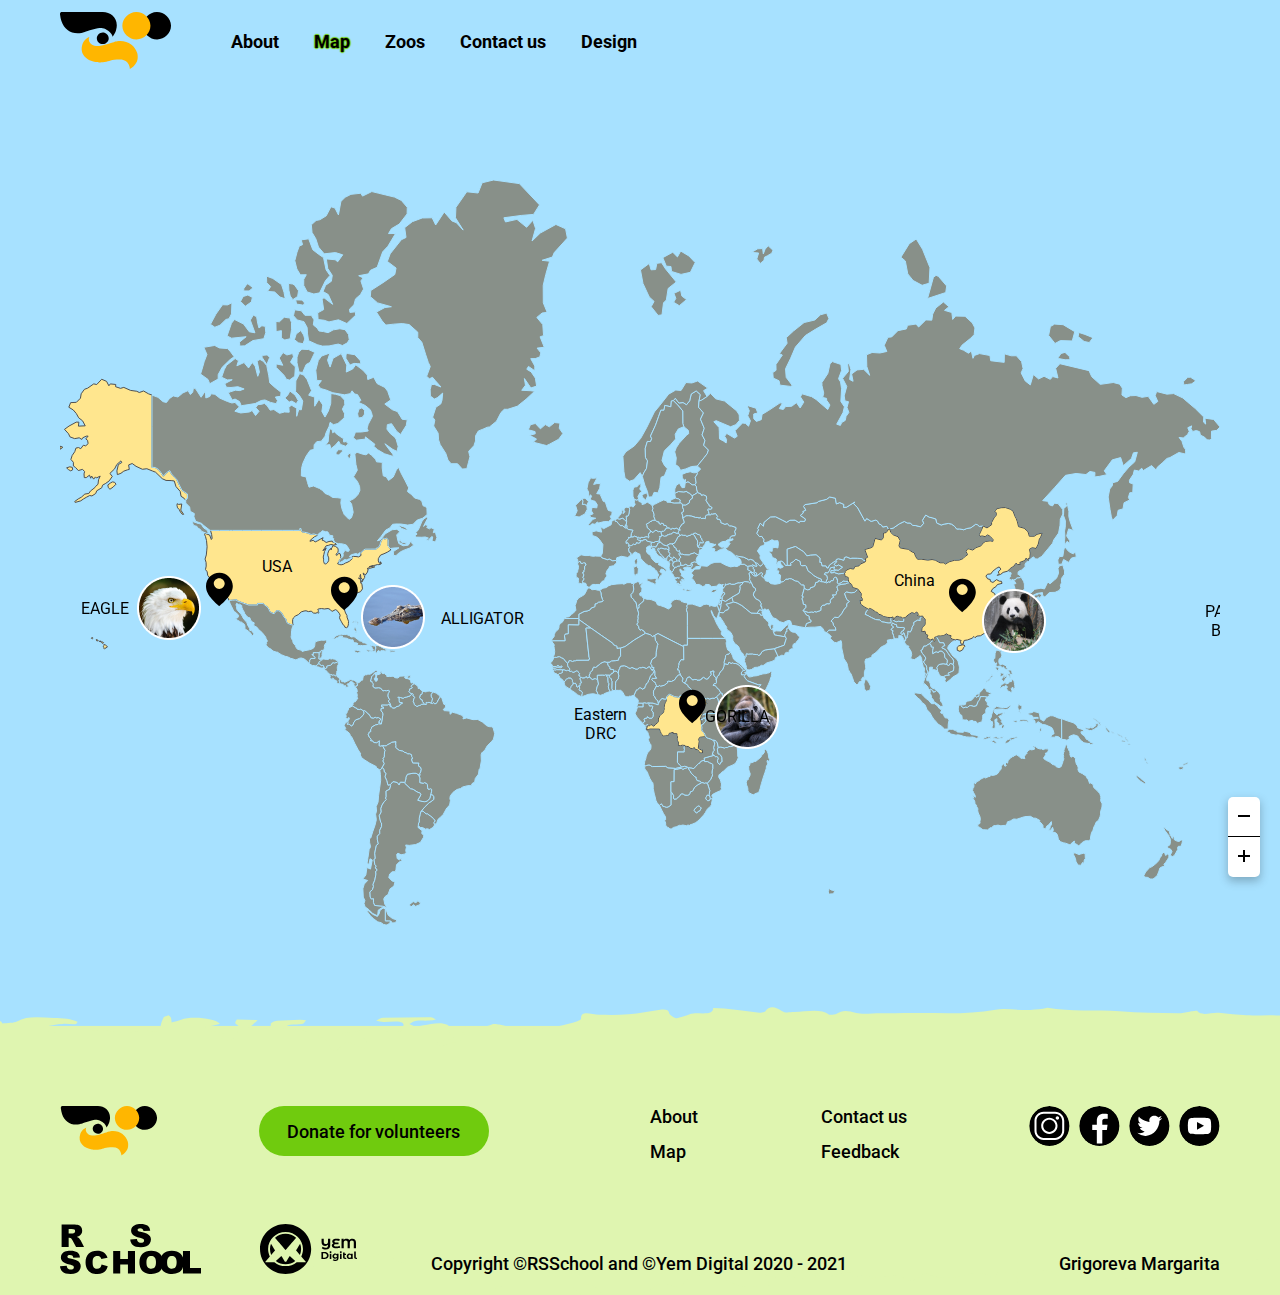
<file: pages/map.html>
<!DOCTYPE html>
<html lang="en">
<head>
  <meta charset="utf-8">
  <meta name="viewport" content="width=device-width, initial-scale=1.0">
  <meta http-equiv="X-UA-Compatible" content="IE=edge">
  <title>Online zoo - Map</title>
  <link rel="shortcut icon" href="../assets/favicon.png" type="image/png">
  <link rel="stylesheet" href="../style.css">
  <link rel="stylesheet" href="./map.css">
  <link rel="stylesheet" href="https://fonts.googleapis.com/css2?family=Open+Sans&family=Roboto&display=swap">
</head>
<body>
  <header class="header">
    <div class="container">
      <div class="header__inner">
        <div class="header__logo">
          <a href="../index.html"><img src="../assets/logo.svg" alt="Online zoo logo"></a>
          <h1>Online zoo</h1>
        </div>
        <div class="burger">
          <span></span>
        </div>
        <nav class="nav">
          <a class="nav__link" href="../index.html">About</a>
          <a class="nav__link active-link" href="#">Map</a>
          <a class="nav__link" href="./panda.html">Zoos</a>
          <a class="nav__link" href="./404.html">Contact us</a>
          <a class="nav__link" href="https://www.figma.com/file/aBvQMVmI665DtzprpiniuH/online-zoo" target="_blank">Design</a>
        </nav>
        <!-- <button class="burger"><img src="../assets/burger.svg" alt="burger"></button> -->
      </div>
    </div>
  </header>
  <main class="main">
    <div class="map__container">
      <div class="map">
        <img src="./assets/zoo-map.svg" alt="Map">
        <span class="usa">USA</span>
        <span class="drc">Eastern<br>DRC</span>
        <span class="china">China</span>
        <img class="eagle-mark" src="./assets/zoo-map-mark.svg" alt="Mark">
        <img class="alligator-mark" src="./assets/zoo-map-mark.svg" alt="Mark">
        <img class="panda-mark" src="./assets/zoo-map-mark.svg" alt="Mark">
        <img class="gorilla-mark" src="./assets/zoo-map-mark.svg" alt="Mark">
        <span class="eagle">EAGLE</span>
        <span class="alligator">ALLIGATOR</span>
        <span class="panda">PANDA<br>BEAR</span>
        <span class="gorilla">GORILLA</span>
        <div class="map__nav-eagle map__tooltip">
          <a href="./eagle.html"><img src="./assets/aside-eagle.png" alt="Eagle"></a>
          <span class="map__tooltiptext">EAGLE, California, USA
            <button class="btn tooltip__btn">Watch online</button>
          </span>
        </div>
        <div class="map__nav-alligator map__tooltip">
          <a href="./alligator.html"><img src="./assets/aside-alligator.png" alt="Alligator"></a>
          <span class="map__tooltiptext">ALLIGATOR, Florida, USA
            <button class="btn tooltip__btn">Watch online</button>
          </span>
        </div>
        <div class="map__nav-panda map__tooltip">
          <a href="./panda.html"><img src="./assets/aside-panda.png" alt="Panda"></a>
          <span class="map__tooltiptext">PANDA,<br>China
            <button class="btn tooltip__btn">Watch online</button>
          </span>
        </div>
        <div class="map__nav-gorilla map__tooltip">
          <a href="./gorilla.html"><img src="./assets/aside-gorilla.png" alt="Gorilla"></a>
          <span class="map__tooltiptext">GORILLA, Eastern DRC
            <button class="btn tooltip__btn">Watch online</button>
          </span>
        </div>
      </div>
    </div>
    <img class="zoom" src="./assets/zoo-map-zoom.svg" alt="Zoom">
  </main>
  <footer class="footer">
    <div class="container">
      <div class="footer__top">
        <a class="footer__logo" href="../index.html"><img src="../assets/footer-logo-zoo.svg" alt="Online zoo footer logo"></a>
        <button class="btn donate__btn">Donate for volunteers</button>
        <div class="footer__nav">
          <a class="footer__link" href="../index.html">About</a>
          <a class="footer__link" href="#">Map</a>
        </div>
        <div class="footer__nav">
          <a class="footer__link" href="./404.html">Contact us</a>
          <a class="footer__link" href="../index.html#testimonials">Feedback</a>
        </div>
        <div class="social">
          <a href="https://www.instagram.com/" target="_blank"><img src="../assets/footer-icon-instagram.svg" alt="Insagram"></a>
          <a href="https://www.facebook.com/" target="_blank"><img src="../assets/footer-icon-facebook.svg" alt="Facebook"></a>
          <a href="https://twitter.com/" target="_blank"><img src="../assets/footer-icon-twitter.svg" alt="Twitter"></a>
          <a href="https://www.youtube.com/" target="_blank"><img src="../assets/footer-icon-youtube.svg" alt="Youtube"></a>
        </div>
      </div>
      <div class="footer__bottom">
        <div class="rs-logo tooltip">
          <img src="../assets/footer-logo-rs.svg" alt="RSSchool logo">
          <span class="tooltiptext">RSSchool</span>
        </div>
        <div class="yem-logo tooltip">
          <img src="../assets/footer-logo-yem.svg" alt="Yem Digital logo">
          <span class="tooltiptext">Yem Digital</span>
        </div>
        <button class="btn donate__btn-mobile">Donate for volunteers</button>
        <div class="copyright">
          <span>Copyright &copy;RSSchool <span class="copy__and">and </span>&copy;Yem Digital 2020 - 2021</span>
          <span>Grigoreva Margarita</span>
        </div>
      </div>
    </div>
  </footer>
  <script src="../script.js"></script>
</body>
</html>
</file>
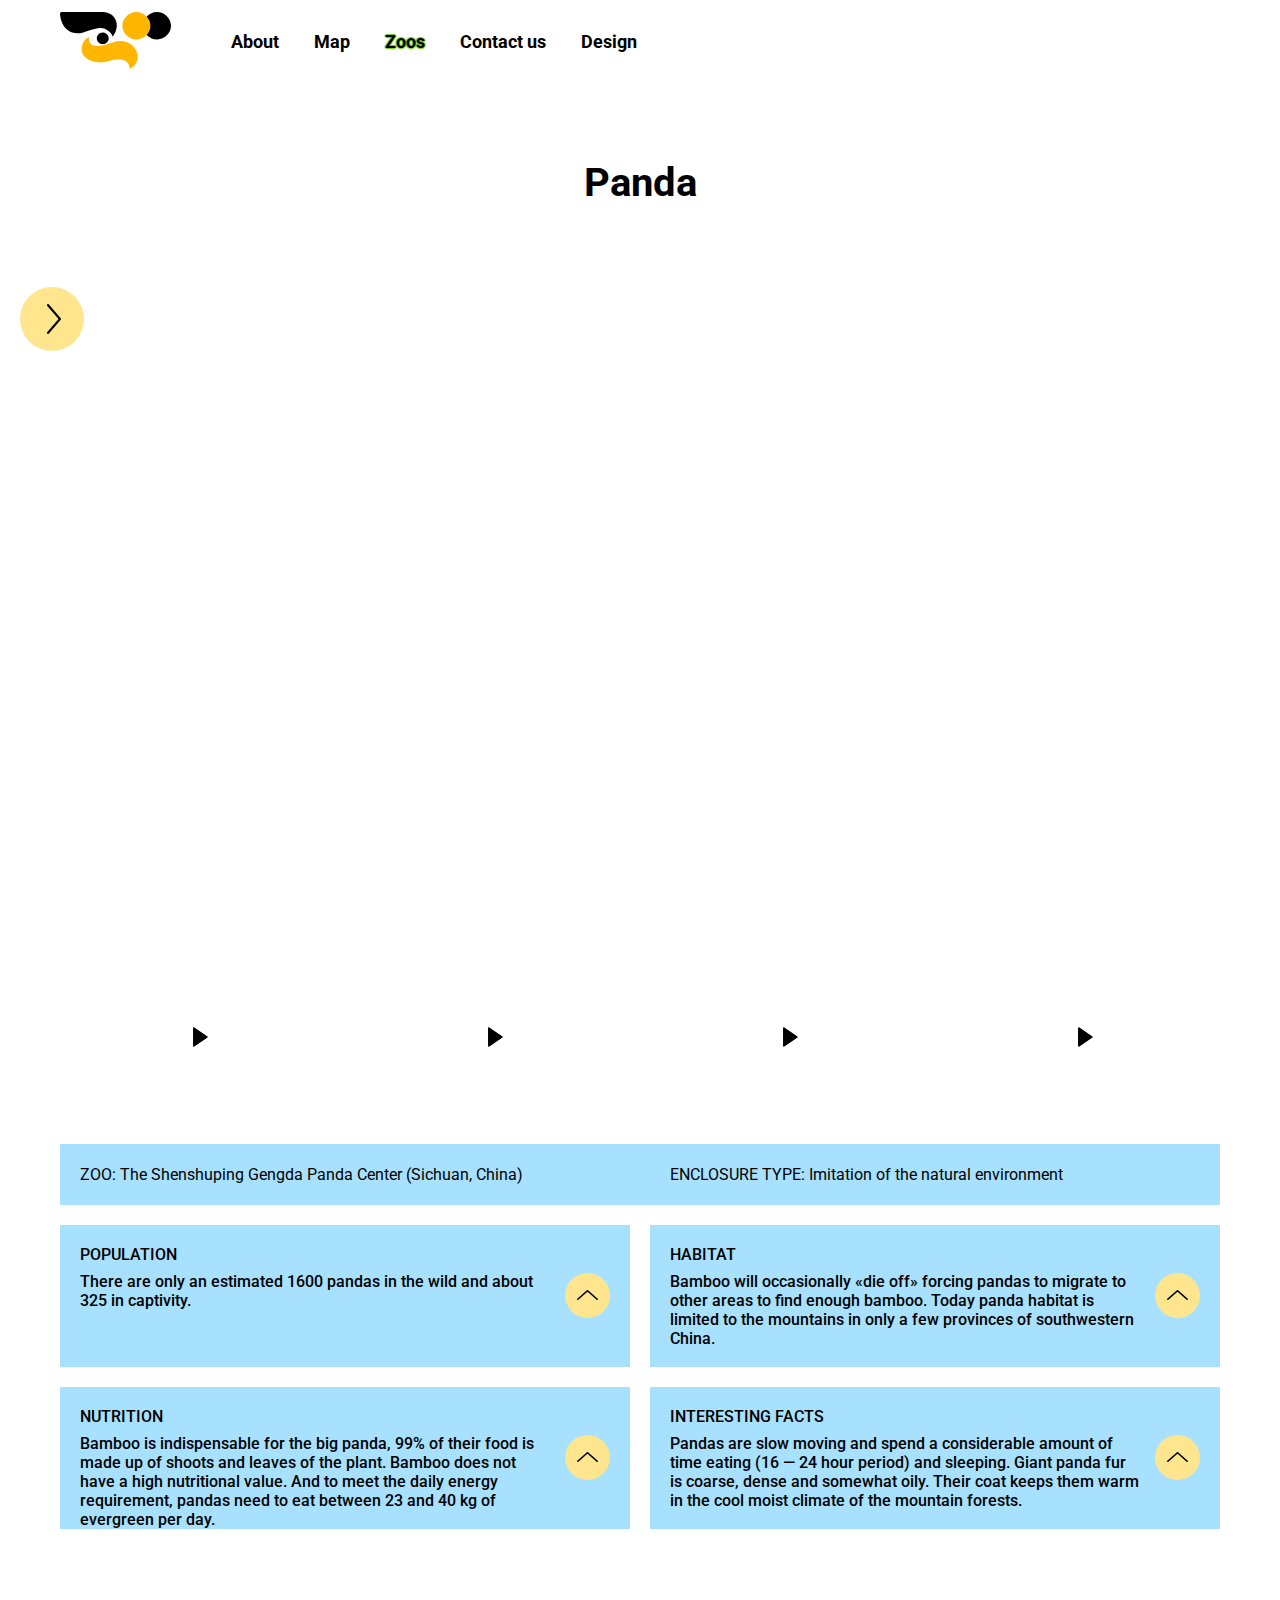
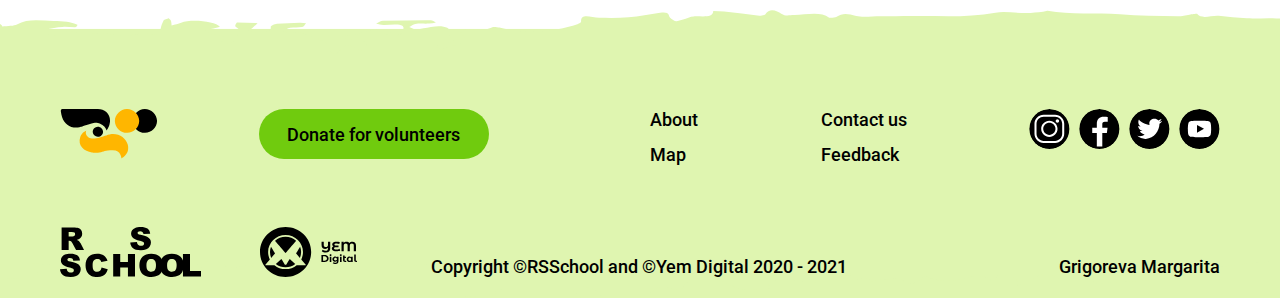
<file: pages/panda.html>
<!DOCTYPE html>
<html lang="en">
<head>
  <meta charset="utf-8">
  <meta name="viewport" content="width=device-width, initial-scale=1.0">
  <meta http-equiv="X-UA-Compatible" content="IE=edge">
  <title>Online zoo - Panda</title>
  <link rel="shortcut icon" href="../assets/favicon.png" type="image/png">
  <link rel="stylesheet" href="../style.css">
  <link rel="stylesheet" href="./zoos.css">
  <link rel="stylesheet" href="https://fonts.googleapis.com/css2?family=Open+Sans&family=Roboto&display=swap">
</head>
<body>
  <header class="header">
    <div class="container">
      <div class="header__inner">
        <div class="header__logo">
          <a href="../index.html"><img src="../assets/logo.svg" alt="Online zoo logo"></a>
          <h1>Online zoo</h1>
        </div>
        <div class="burger">
          <span></span>
        </div>
        <nav class="nav">
          <a class="nav__link" href="../index.html">About</a>
          <a class="nav__link" href="./map.html">Map</a>
          <a class="nav__link active-link" href="#">Zoos</a>
          <a class="nav__link" href="./404.html">Contact us</a>
          <a class="nav__link" href="https://www.figma.com/file/aBvQMVmI665DtzprpiniuH/online-zoo" target="_blank">Design</a>
        </nav>
        <!-- <button class="burger"><img src="../assets/burger.svg" alt="burger"></button> -->
      </div>
    </div>
  </header>
  <aside class="aside">
    <div class="aside__nav aside__tooltip">
      <a href="./alligator.html"><img src="./assets/aside-alligator.png" alt="Alligator"></a>
      <span class="aside__tooltiptext">ALLIGATOR, Florida, USA</span>
    </div>
    <div class="aside__nav aside__tooltip">
      <img src="./assets/aside-panda-active.png" alt="Panda">
      <span class="aside__tooltiptext">PANDA,<br>China</span>
    </div>
    <div class="aside__nav aside__tooltip">
      <a href="./eagle.html"><img src="./assets/aside-eagle.png" alt="Eagle"></a>
      <span class="aside__tooltiptext">EAGLE, California, USA</span>
    </div>
    <div class="aside__nav aside__tooltip">
      <a href="./gorilla.html"><img src="./assets/aside-gorilla.png" alt="Gorilla"></a>
      <span class="aside__tooltiptext">GORILLA, Eastern DRC</span>
    </div>
    <div class="aside__nav aside__tooltip">
      <a href="../index.html#feed"><img class="feed" src="./assets/aside-feed.svg" alt="Feed"></a>
      <span class="aside__tooltiptext">Pay<br>and feed</span>
    </div>
  </aside>
  <button class="aside__btn"><img class=".aside__btn-img" src="../assets/arrow-right.svg" alt="arrow"></button>
  <main class="main">
    <div class="container">
      <h2>Panda</h2>
      <div class="animal">
        <iframe width="1160" height="653" src="https://www.youtube.com/embed/3szkFHfr6sA?si=Cn0ccLrnJGIHx2nT" title="YouTube video player" allow="accelerometer; autoplay; clipboard-write; encrypted-media; gyroscope; picture-in-picture" allowfullscreen></iframe>
      </div>
      <button class="btn feed__btn">Feed</button>
      <div class="preview">
        <div class="animal__small">
          <iframe width="275" height="155" src="https://www.youtube.com/embed/yYp_Shk7XcI" title="YouTube video player" allow="accelerometer; autoplay; clipboard-write; encrypted-media; gyroscope; picture-in-picture" allowfullscreen></iframe>
          <div class="overlay">
            <button class="overlay__btn"></button>
            <p>Life</p>
          </div>
        </div>
        <div class="animal__small">
          <iframe width="275" height="155" src="https://www.youtube.com/embed/aEJhnBepV84?si=jI-vMWuyaqg5n2OO" title="YouTube video player" allow="accelerometer; autoplay; clipboard-write; encrypted-media; gyroscope; picture-in-picture" allowfullscreen></iframe>
          <div class="overlay">
            <button class="overlay__btn"></button>
            <p>Life</p>
          </div>
        </div>
        <div class="animal__small">
          <iframe width="275" height="155" src="https://www.youtube.com/embed/DP9hbJmwbNU?si=7gfrerSEa2axbyPL" title="YouTube video player" allow="accelerometer; autoplay; clipboard-write; encrypted-media; gyroscope; picture-in-picture" allowfullscreen></iframe>
          <div class="overlay">
            <button class="overlay__btn"></button>
            <p>Life</p>
          </div>
        </div>
        <div class="animal__small">
          <iframe width="275" height="155" src="https://www.youtube.com/embed/Ihr_nwydXi0?si=Jnof7CI5S7OK20P0" title="YouTube video player" allow="accelerometer; autoplay; clipboard-write; encrypted-media; gyroscope; picture-in-picture" allowfullscreen></iframe>
          <div class="overlay">
            <button class="overlay__btn"></button>
            <p>Life</p>
          </div>
        </div>
      </div>
      <div class="information">
        <div class="information__intro">
          <div class="information__block">
            <p>ZOO: The Shenshuping Gengda Panda Center (Sichuan, China)</p>
          </div>
          <div class="information__block">
            <p>ENCLOSURE TYPE: Imitation of the natural environment</p>
          </div>
        </div>
        <div class="accordion">
          <div class="accordion__item">
            <div class="accordion__header">
              <div class="accordion__title">POPULATION</div>
            </div>
            <div class="accordion__content">
              <p>There are only an estimated 1600 pandas in the wild and about 325 in captivity.</p>
            </div>
          </div>
          <button class="accordion__btn"><img src="./assets/spoiler-close-arrow.svg" alt="Arrow"></button>
        </div>
        <div class="accordion">
          <div class="accordion__item">
            <div class="accordion__header">
              <div class="accordion__title">HABITAT</div>
            </div>
            <div class="accordion__content">
              <p>Bamboo will occasionally «die off» forcing pandas to migrate to other areas to find enough bamboo. Today panda habitat is limited to the mountains in only a few provinces of southwestern China.</p>
            </div>
          </div>
          <button class="accordion__btn"><img src="./assets/spoiler-close-arrow.svg" alt="Arrow"></button>
        </div>
        <div class="accordion">
          <div class="accordion__item">
            <div class="accordion__header">
              <div class="accordion__title">NUTRITION</div>
            </div>
            <div class="accordion__content">
              <p>Bamboo is indispensable for the big panda, 99% of their food is made up of shoots and leaves of the plant. Bamboo does not have a high nutritional value. And to meet the daily energy requirement, pandas need to eat between 23 and 40 kg of evergreen per day.</p>
            </div>
          </div>
          <button class="accordion__btn"><img src="./assets/spoiler-close-arrow.svg" alt="Arrow"></button>
        </div>
        <div class="accordion">
          <div class="accordion__item">
            <div class="accordion__header">
              <div class="accordion__title">INTERESTING FACTS</div>
            </div>
            <div class="accordion__content">
              <p>Pandas are slow moving and spend a considerable amount of time eating (16 — 24 hour period) and sleeping. Giant panda fur is coarse, dense and somewhat oily. Their coat keeps them warm in the cool moist climate of the mountain forests.</p>
            </div>
          </div>
          <button class="accordion__btn"><img src="./assets/spoiler-close-arrow.svg" alt="Arrow"></button>
        </div>
      </div>
    </div>
  </main>
  <footer class="footer">
    <div class="container">
      <div class="footer__top">
        <a class="footer__logo" href="../index.html"><img src="../assets/footer-logo-zoo.svg" alt="Online zoo footer logo"></a>
        <button class="btn donate__btn">Donate for volunteers</button>
        <div class="footer__nav">
          <a class="footer__link" href="../index.html">About</a>
          <a class="footer__link" href="./map.html">Map</a>
        </div>
        <div class="footer__nav">
          <a class="footer__link" href="./404.html">Contact us</a>
          <a class="footer__link" href="../index.html#testimonials">Feedback</a>
        </div>
        <div class="social">
          <a href="https://www.instagram.com/" target="_blank"><img src="../assets/footer-icon-instagram.svg" alt="Insagram"></a>
          <a href="https://www.facebook.com/" target="_blank"><img src="../assets/footer-icon-facebook.svg" alt="Facebook"></a>
          <a href="https://twitter.com/" target="_blank"><img src="../assets/footer-icon-twitter.svg" alt="Twitter"></a>
          <a href="https://www.youtube.com/" target="_blank"><img src="../assets/footer-icon-youtube.svg" alt="Youtube"></a>
        </div>
      </div>
      <div class="footer__bottom">
        <div class="rs-logo tooltip">
          <img src="../assets/footer-logo-rs.svg" alt="RSSchool logo">
          <span class="tooltiptext">RSSchool</span>
        </div>
        <div class="yem-logo tooltip">
          <img src="../assets/footer-logo-yem.svg" alt="Yem Digital logo">
          <span class="tooltiptext">Yem Digital</span>
        </div>
        <button class="btn donate__btn-mobile">Donate for volunteers</button>
        <div class="copyright">
          <span>Copyright &copy;RSSchool <span class="copy__and">and </span>&copy;Yem Digital 2020 - 2021</span>
          <span>Grigoreva Margarita</span>
        </div>
      </div>
    </div>
  </footer>
  <script src="../script.js"></script>
  <script src="./zoos.js"></script>
</body>
</html>
</file>
<file: style.css>
*,
*::before,
*::after {
  margin: 0;
  padding: 0;
  box-sizing: border-box;
  outline: none;
}

@font-face {
  font-family: "SceneW01-Black";
  src: url("./assets/fonts/SceneW01-Black.ttf") format("truetype");
  font-weight: normal;
  font-style: normal;
  font-display: swap;
}

body {
  font-family: "Roboto", Arial, Helvetica, sans-serif;
  color: #000;
  -webkit-touch-callout: none;
  -webkit-user-select: none;
  -khtml-user-select: none;
  -moz-user-select: none;
  -ms-user-select: none;
  user-select: none;
  -webkit-tap-highlight-color: rgba(255, 255, 255, 0);
  -webkit-tap-highlight-color: transparent;
}

h1 {
  width: 1px;
  height: 1px;
  overflow: hidden;
}

.container {
  margin: 0 auto;
  width: 100%;
  max-width: 1160px;
  height: inherit;
  overflow: hidden;
}

.header {
  width: 100%;
  height: 80px;
  position: absolute;
  top: 0;
  left: 0;
  z-index: 10;
}

.header__inner {
  padding-top: 12px;
  display: flex;
  align-items: center;
}

.nav {
  display: flex;
  margin-left: 59px;
  font-size: 18px;
  font-weight: 700;
}

.nav__link {
  margin-top: -3px;
  margin-right: 35px;
  text-decoration: none;
  color: #000;
  transition: 0.3s ease-in-out;
}

.nav__link:last-child {
  margin-right: 0;
}

.active-link {
  text-shadow: 1px 0 1px #70CB0E,
    0 1px 1px #70CB0E,
    -1px 0 1px #70CB0E,
    0 -1px 1px #70CB0E;
  pointer-events: none;
}

.nav__link:hover {
  text-shadow: 1px 0 1px #70CB0E,
    0 1px 1px #70CB0E,
    -1px 0 1px #70CB0E,
    0 -1px 1px #70CB0E;
}

.intro {
  padding-top: 80px;
  height: 700px;
  background: url(./assets/intro-bg.jpg) no-repeat center top / cover;
}

.intro__slogan {
  margin-top: 130px;
  width: 600px;
  font-family: "SceneW01-Black", "Roboto", Arial, Helvetica, sans-serif;
  font-size: 70px;
  font-weight: 900;
  letter-spacing: 0.03em;
  line-height: 121%;
}

.btn {
  display: inline-block;
  vertical-align: top;
  font-family: inherit;
  font-size: 18px;
  font-weight: 500;
  height: 51px;
  background: #70CB0E;
  border: none;
  border-radius: 30px;
  cursor: pointer;
  transition: 0.3s ease-in-out;
}

.btn:hover {
  background: #5db400;
}

.btn:active {
  background: #5db400;
  box-shadow: inset 0 0 20px -5px #000;
  color: yellow;
  text-shadow: 0 0 15px #fff;
}

.intro__btn {
  margin-top: 50px;
  position: relative;
  width: 233px;
  padding-left: 25px;
  padding-top: 0;
}

.play-sign {
  position: absolute;
  top: 18px;
  left: 91px;
  width: 15px;
  height: 15px;
}

.section__container {
  margin: 0 auto;
  width: 100%;
  max-width: 1400px;
  height: inherit;
  overflow: hidden;
}

h2 {
  text-align: center;
  font-size: 40px;
  font-weight: 700;
  color: #000;
}

.about h2 {
  margin-top: 99px;
}

.gallery-container {
  background: url("./assets/how-it-works-bg.jpg") no-repeat center top / cover;
}

.gallery {
  margin: 29px auto 0;
  min-height: 549px;
  display: flex;
  justify-content: center;
  align-items: center;
}

.gallery li {
  display: flex;
}

.gallery img {
  cursor: pointer;
  transition: 0.3s ease-in-out;
}

.gallery img:hover {
  transform: scale(1.03);
  box-shadow: 0 0 15px 0 #70CB0E;
}

.eagle {
  margin-right: -42px;
  width: 272px;
  z-index: 1;
}

.tiger {
  margin-right: -29px;
  width: 310px;
  z-index: 10;
}

.panda {
  width: 350px;
  z-index: 100;
}

.gorilla {
  margin-left: -29px;
  width: 310px;
  z-index: 10;
}

.elephant {
  margin-left: -42px;
  width: 272px;
  z-index: 1;
}

.about__text {
  margin: 32px auto;
  width: 933px;
  height: 126px;
  text-align: center;
  font-size: 16px;
  font-weight: 500;
  line-height: 133%;
}

.about__text-mobile {
  display: none;
}

.zoo {
  text-align: center;
}

.zoo h2 {
  margin-top: 168px;
}

.zoo__slider {
  margin-top: 80px;
  display: flex;
  justify-content: space-between;
  align-items: center;
}

.slider-btn {
  border: none;
  background: none;
  cursor: pointer;
  transition: 0.3s;
}

.slider-btn:hover {
  filter: hue-rotate(30deg);
}

.slider__btn-mobile {
  display: none;
}

.arrow-mobile {
  margin: 29px 8px;
  border: none;
  background: none;
  cursor: pointer;
  transition: 0.3s;
}

.arrow-mobile:hover {
  filter: hue-rotate(30deg);
}

.pets {
  height: 630px;
  display: flex;
  flex-direction: column;
  justify-content: space-between;
  align-items: center;
}

.pet__link:first-child {
  margin-bottom: 30px;
}

.pet__link {
  position: relative;
  transition: 0.3s ease-in-out;
}

.pet__link a {
  display: flex;
  justify-content: center;
}

.pets__img {
  width: 230px;
  transition: 0.3s ease-in-out;
}

.pet__link:hover {
  transform: scale(1.03);
  box-shadow: 0 0 15px 0 #70CB0E;
  cursor: pointer;
}

.pet__link span {
  position: absolute;
  top: 14px;
  color: #fff;
}

.zoo__link {
  margin: 49px auto 0;
  padding: 15px;
  width: 286px;
  color: inherit;
  text-align: center;
  text-decoration: none;
}

.pay h2 {
  margin-top: 199px;
}

.instruction {
  position: relative;
  margin: 80px auto 0;
  max-width: 1051px;
  display: flex;
  flex-wrap: wrap;
  justify-content: space-between;
}

.pay-arrows {
  position: absolute;
  top: -195px;
  left: 212px;
}

.pay-arrows-640 {
  display: none;
}

.pay-arrows-320 {
  display: none;
}

.pay-step {
  position: relative;
}

.pay-step p {
  position: absolute;
  top: 238px;
  font-weight: 500;
  text-align: center;
}

.testimonials {
  text-align: center;
}

.testimonials h2 {
  margin-top: 192px;
}

.testimonials__slider {
  margin: 82px auto 0;
  display: flex;
  justify-content: space-between;
  align-items: center;
}

.feedback {
  position: relative;
  background: #A7E1FF;
  width: 233px;
  height: 369px;
  display: flex;
  justify-content: flex-start;
  flex-wrap: wrap;
}

.feedback__photo {
  margin: 20px 10px 0 21px;
  width: 52px;
  height: 52px;
}

.author {
  margin-top: 28px;
  text-align: left;
}

.author p {
  font-weight: 700;
}

.author__coin {
  margin-right: -1px;
  padding-top: 5px;
  vertical-align: top;
}

.author span {
  font-size: 12px;
  font-weight: 700;
}

.feedback__text {
  position: absolute;
  top: 90px;
  margin: 2px 19px 0 21px;
  text-align: left;
  font-weight: 500;
  line-height: 19px;
}

.feedback__btn {
  margin: 48px auto 0;
  width: 246px;
}

.footer {
  margin-top: 81px;
  height: 288px;
  background: url(./assets/footer-bg.svg) no-repeat center top / cover;
}

.footer__top {
  margin-top: 99px;
  display: flex;
  justify-content: space-between;
}

.donate__btn {
  margin: 0 39px 0 -22px;
  width: 230px;
  height: 50px;
}

.donate__btn-mobile {
  display: none;
}

.footer__nav {
  display: flex;
  flex-direction: column;
  justify-content: space-between;
}

.footer__link {
  padding-bottom: 14px;
  font-size: 18px;
  font-weight: 500;
  text-decoration: none;
  color: #000;
  transition: 0.3s ease-in-out;
}

.footer__link:hover {
  text-shadow: 1px 0 1px #70CB0E,
    0 1px 1px #70CB0E,
    -1px 0 1px #70CB0E,
    0 -1px 1px #70CB0E;
}

.social {
  width: 191px;
  display: flex;
  justify-content: space-between;
}

.social img {
  width: 41px;
  border-radius: 50%;
  transition: 0.3s ease-in-out;
}

.social img:hover {
  box-shadow: -3px -1px 10px 0 #70CB0E;
}

.footer__bottom {
  margin-top: 48px;
  display: flex;
  justify-content: space-between;
  flex-wrap: wrap;
}

.copyright {
  margin-left: 15px;
  width: 68%;
  display: flex;
  justify-content: space-between;
  padding-top: 29px;
  font-size: 18px;
  font-weight: 500;
}

.tooltip {
  position: relative;
  display: inline-block;
}

.tooltip .tooltiptext {
  visibility: hidden;
  width: 98px;
  background-color: #70CB0E;
  color: #000;
  text-align: center;
  padding: 5px 0;
  bottom: 108%;
  left: 50%;
  margin-left: -49px;
  position: absolute;
  z-index: 1;
}

.tooltip:hover .tooltiptext {
  visibility: visible;
}

.tooltip .tooltiptext::after {
  content: " ";
  position: absolute;
  top: 100%;
  left: 50%;
  margin-left: -5px;
  border-width: 5px;
  border-style: solid;
  border-color: #70CB0E transparent transparent transparent;
}

.tooltip span {
  font-size: 16px;
  font-weight: 500;
}

@media screen and (max-width: 1400px) {
  /* .intro {
    background-position-x: 48%;
  } */

  .section__container {
    max-width: 1200px;
  }

  .eagle {
    margin-right: -88px;
  }

  .tiger {
    margin-right: -82px;
  }

  .panda {
    width: 350px;
    z-index: 100;
  }

  .gorilla {
    margin-left: -82px;
  }

  .elephant {
    margin-left: -88px;
  }

}

@media screen and (max-width: 1195px) {
  .container {
    width: 94%;
  }

  .section__container {
    max-width: 1200px;
  }

  .pet__link,
  .feedback {
    margin: 0 10px;
  }

  .zoo__slider,
  .testimonials__slider {
    justify-content: center;
  }

  .slider-btn {
    display: none;
  }

  .slider__btn-mobile {
    display: block;
  }
}

@media screen and (max-width: 1155px) {
  .intro__slogan {
    margin-top: 71px;
    width: 410px;
    font-size: 50px;
    line-height: 60px;
  }

  .intro__btn {
    width: 187px;
  }

  .play-sign {
    position: absolute;
    top: 17px;
    left: 68px;
  }

  .instruction {
    margin-top: 93px;
    max-width: 560px;
    justify-content: center;
  }

  .pay-step {
    margin: 0 -20px 15px;
  }

  .pay-step p {
    left: 60px;
    font-weight: 500;
    width: 200px;
    text-align: center;
  }

  .pay-arrows {
    display: none;
  }

  .pay-arrows-640 {
    display: block;
    position: absolute;
    top: -110px;
    left: 79px;
  }
}

@media screen and (max-width: 1055px) {
  .pet__link {
    width: 188px;
    overflow: hidden;
  }

  .author {
    margin-top: 20px;
  }

  .author p {
    width: 95px;
  }

  .feedback {
    width: 188px;
    height: 427px;
    overflow: hidden;
  }
}

@media screen and (max-width: 955px) {
  .about__text {
    width: 535px;
    height: 226px;
  }

  .about__text p {
    display: none;
  }

  .about__text-mobile {
    display: inline;
  }

  .footer {
    height: 375px;
  }

  .copyright {
    width: 100%;
    margin-left: 0;
  }
}

@media screen and (max-width: 855px) {
  .tablet-cut {
    display: none;
  }

  .zoo h2 {
    margin-top: 151px;
  }

  .zoo__link {
    margin-top: 19px;
  }

  .testimonials h2 {
    margin-top: 198px;
  }

  .feedback__btn {
    margin-top: 20px;
    width: 225px;
  }

  .donate__btn {
    display: none;
  }

  .donate__btn-mobile {
    display: block;
    width: 210px;
    height: 50px;
  }
}

@media screen and (max-width: 768px) {
  .nav {
    margin-left: 52px;
  }

  .intro {
    background-position-x: 61%;
  }
}

@media screen and (max-width: 645px) {
  .footer {
    margin-top: 79px;
  }

  .footer__bottom {
    margin-top: 35px;
  }

  .copyright {
    margin-top: 7px;
    flex-direction: column-reverse;
    align-items: center;
  }

  .copyright span {
    padding-top: 10px;
  }
}

@media screen and (max-width: 639px) {
  .gallery {
    flex-wrap: wrap;
    justify-content: center;
    align-items: center;
    background: url("./assets/how-it-works-bg.jpg") no-repeat center top / cover;
  }

  .gallery img {
    margin: 0;
  }

  .tiger-mobile {
    order: -1;
    z-index: 0;
  }

  .eagle {
    width: 272px;
    height: 398px;
    transform: translate(-35px, 45px);
    z-index: 100;
  }

  .panda {
    width: 272px;
    height: 398px;
    transform: translate(35px, -25px);
  }

  .gorilla {
    transform: translate(0, 25px);
  }

  .elephant {
    display: none;
  }

  .mobile-cut {
    display: none;
  }

  .testimonials__slider {
    margin-bottom: -21px;
    flex-direction: column;
    justify-content: space-between;
    align-items: center;
  }

  .feedback {
    margin-bottom: 20px;
    width: 300px;
    height: 285px;
  }

  .author p {
    width: 110px;
  }

  .feedback-sara {
    height: 230px;
  }
}

@media screen and (max-width: 606px) {
  .nav {
    margin-left: 22px;
  }

  .gallery {
    position: relative;
    margin: 25px auto 0;
    width: 320px;
  }

  .eagle {
    position: absolute;
    width: 140px;
    height: 215px;
    top: 45px;
    left: 185px;
  }

  .panda {
    position: absolute;
    width: 140px;
    height: 215px;
    top: 280px;
    left: -5px;
  }

  .tiger {
    position: absolute;
    width: 160px;
    height: 215px;
    top: 55px;
    left: 10px;
  }

  .gorilla {
    position: absolute;
    width: 160px;
    height: 215px;
    top: 265px;
    left: 150px;
  }

  .about__text {
    padding-top: 5px;
    width: 290px;
    min-height: 375px;
  }

  .zoo h2 {
    margin-top: 196px;
  }
}

@media screen and (max-width: 589px) {
  .pay-arrows-640 {
    display: none;
  }

  .pay-arrows-320 {
    display: block;
    margin: 34px 0px 0 150px;
  }

  .pay-step {
    margin: -13px -20px 0;
  }

  /* for feeding hours visibility */
  .instruction:last-child {
    margin-bottom: 15px;
  }
}

@media screen and (max-width: 575px) {
  .nav {
    margin: 0;
    position: absolute;
    top: 72px;
    left: 40px;
    display: inline-block;
    width: 120px;
    opacity: 0;
    pointer-events: none;
    transition: none;
  }

  .nav.active {
    opacity: 1;
    pointer-events: auto;
    transition: .6s ease-in;
  }

  .nav__link {
    display: inline-block;
    margin: 17px 22px 0 0;
  }

  .header__inner {
    justify-content: space-between;
  }

  .burger {
    position: relative;
    top: -4px;
    width: 36px;
    height: 37px;
  }

  .burger span {
    position: absolute;
    top: 16.5px;
    left: 0;
    width: 100%;
    height: 2px;
    border-radius: 2px;
    background-color: #000;
    transition: .3s;
  }

  .burger::before,
  .burger::after {
    content: '';
    background-color: #000;
    position: absolute;
    left: 0;
    width: 100%;
    height: 2px;
    border-radius: 2px;
    transition: .3s;
  }

  .burger::before {
    top: 6px;
  }

  .burger::after {
    bottom: 8px;
  }

  .burger.active span {
    transform: rotate(45deg);
    top: 18px;
  }

  .burger.active::before {
    transform: rotate(45deg);
    top: 18px;
  }

  .burger.active::after {
    transform: rotate(135deg);
    bottom: 17px;
  }

  .intro {
    background-position-x: 54%;
  }

  .intro__slogan {
    width: 290px;
    transition: .6s ease-in;
  }

  .intro__slogan.invisible {
    opacity: 0;
    transition: none;
  }

  .intro__btn {
    width: 220px;
  }

  .play-sign {
    position: absolute;
    top: 17px;
    left: 85px;
  }

  .footer {
    height: 761px;
  }

  .footer__top {
    flex-direction: column;
    align-items: center;
    text-align: center;
  }

  .footer__logo {
    margin-bottom: 45px;
  }

  .donate__btn-mobile {
    display: none;
  }

  .donate__btn {
    display: block;
    order: 1;
    margin: 36px 0 0 0;
    width: 208px;
  }

  .social {
    order: 2;
    margin-top: 50px;
  }

  .footer__bottom {
    margin-top: 45px;
    justify-content: center;
  }

  .rs-logo {
    margin-right: 60px;
  }

  .copyright span {
    width: 218px;
    text-align: center;
  }

  .copy__and {
    display: none;
  }
}

@media screen and (max-width: 420px) {
  .nav {
    left: 33px;
  }

  .pet__link span {
    width: 85px;
    z-index: 1;
  }

  .pets:nth-child(odd) span {
    left: 10.8vw;
  }

  .pets:nth-child(even) span {
    right: 11.8vw;
  }
}

@media screen and (max-width: 410px) {
  .pets:nth-child(odd) img {
    position: relative;
    right: 24px;
  }

  .pets:nth-child(even) .pet__link:first-child img {
    position: relative;
    left: 24px;
  }
}

@media screen and (max-width: 370px) {
  .pet__link {
    width: 150px;
  }

  .pets:nth-child(odd) span {
    left: 8vw;
  }

  .pets:nth-child(even) span {
    right: 9vw;
  }

  .zoo__link {
    width: 299px;
  }
}
</file>
<file: pages/zoos.css>
/* *,
*::before,
*::after {
  margin: 0;
  padding: 0;
  box-sizing: border-box;
  outline: none;
}

body {
  font-family: "Roboto", Arial, Helvetica, sans-serif;
  color: #000;
}

h1 {
  width: 1px;
  height: 1px;
  overflow: hidden;
}

.container {
  margin: 0 auto;
  width: 100%;
  max-width: 1160px;
  height: inherit;
  overflow: hidden;
}

.header {
  width: 100%;
  height: 80px;
  position: absolute;
  top: 0;
  left: 0;
  z-index: 10;
}

.header__inner {
  padding-top: 12px;
  display: flex;
  align-items: center;
}

.nav {
  margin-left: 59px;
  display: flex;
  font-size: 18px;
  font-weight: 700;
}

.nav__link {
  margin-top: -3px;
  margin-right: 35px;
  text-decoration: none;
  color: #000;
  transition: 0.3s ease-in-out;
}

.nav__link:last-child {
  margin-right: 0;
}

.active-link {
  text-shadow: 1px 0 1px #70CB0E,
  0 1px 1px #70CB0E,
  -1px 0 1px #70CB0E,
  0 -1px 1px #70CB0E;
  pointer-events: none;
}

.nav__link:hover {
  text-shadow: 1px 0 1px #70CB0E,
  0 1px 1px #70CB0E,
  -1px 0 1px #70CB0E,
  0 -1px 1px #70CB0E;
} */

.aside__btn {
  position: fixed;
  top: 287px;
  left: 20px;
  display: none;
  vertical-align: top;
  border: none;
  background: none;
  cursor: pointer;
  z-index: 1;
  transition: .7s;
}

.aside {
  position: fixed;
  top: 287px;
  left: 0;
  width: 100px;
  height: 378px;
  padding: 6px 6px 5px 0;
  display: flex;
  flex-direction: column;
  justify-content: space-evenly;
  align-items: center;
  background: url(./assets/aside-bg.svg) no-repeat center top / auto;
  z-index: 20;
  transition: .5s;
}

.aside__tooltip {
  position: relative;
  display: inline-block;
}

.aside__tooltip .aside__tooltiptext {
  visibility: hidden;
  width: 121px;
  background-color: #70CB0E;
  color: #000;
  text-align: center;
  padding: 5px 0;
  top: 5px;
  left: 109%;
  position: absolute;
  z-index: 1;
}

.aside__tooltip:hover .aside__tooltiptext {
  visibility: visible;
}

.aside__tooltip .aside__tooltiptext::after {
  content: " ";
  position: absolute;
  top: 50%;
  right: 100%;
  margin-top: -5px;
  border-width: 5px;
  border-style: solid;
  border-color: transparent #70CB0E transparent transparent;
}

.aside__tooltip span {
  font-size: 16px;
  font-weight: 500;
}

.aside__nav {
  position: relative;
  width: 65px;
  height: 65px;
}

.aside__nav:last-child {
  background: #70CB0E;
  border: 2px solid #fff;
  border-radius: 50%;
}

.feed {
  position: absolute;
  top: 9px;
  left: 11px;
}

h2 {
  margin-top: 159px;
  text-align: center;
  font-size: 40px;
  font-weight: 700;
  color: #000;
}

.animal {
  margin-top: 80px;
  text-align: center;
}

.preview {
  margin-top: 16px;
  display: flex;
  justify-content: space-between;
}

iframe {
  border: none;
}

.animal__small {
  position: relative;
}

.overlay {
  position: absolute;
  top: 0;
  left: 0;
  width: 275px;
  height: 155px;
  display: flex;
  flex-direction: column;
  justify-content: flex-end;
  color: #fff;
}

.overlay__btn {
  position: absolute;
  display: inline-block;
  vertical-align: top;
  top: 60px;
  left: 120px;
  width: 36px;
  height: 36px;
  border: none;
  border-radius: 50%;
  background: url(./assets/overlay-play-btn.svg) no-repeat center / cover;
  cursor: pointer;
  transition: 0.2s ease-in-out;
}

.overlay__btn:hover {
  box-shadow: 0 0 25px 5px #70CB0E;
}

.overlay__btn:active {
  box-shadow: 0 0 25px 7px yellow;
}

.overlay p {
  padding: 0 0 9px 16px;
  font-size: 16px;
  font-weight: 500;
}

.information {
  margin-top: 26px;
  display: flex;
  flex-wrap: wrap;
  justify-content: space-between;
  align-items: center;
}

.information__intro {
  display: flex;
  justify-content: space-between;
  background: #A7E1FF;
}

.information__block {
  margin-left: 20px;
  width: 570px;
  height: 61px;
  display: flex;
  align-items: center;
}

.accordion {
  margin-top: 20px;
  width: 570px;
  min-height: 61px;
  display: flex;
  justify-content: space-between;
  align-items: center;
  font-size: 16px;
  font-weight: 500;
  background: #A7E1FF;
}

.accordion__header {
  display: flex;
  justify-content: space-between;
  align-items: center;
  margin: 20px 0 20px 20px;
}

.accordion__btn {
  margin: 2px 20px 0 0;
  border: none;
  background: none;
  cursor: pointer;
}

.accordion__content {
  margin: -12px 14px 20px 20px;
  height: 75px;
}

.btn {
  display: inline-block;
  vertical-align: top;
  font-family: inherit;
  font-size: 18px;
  font-weight: 500;
  background: #70CB0E;
  border: none;
  border-radius: 30px;
  cursor: pointer;
  transition: 0.2s ease-in-out;
}

.btn:hover {
  background: #5db400;
}

.btn:active {
  background: #5db400;
  box-shadow: inset 0 0 20px -5px #000;
  color: yellow;
  text-shadow: 0 0 15px #fff;
}

.donate__btn {
  margin: 0 39px 0 -22px;
  width: 230px;
  height: 50px;
}

.feed__btn {
  display: none;
}

.footer {
  margin-top: 81px;
  height: 288px;
  background: url(../assets/footer-bg.svg) no-repeat center top / cover;
}

.footer__top {
  margin-top: 99px;
  display: flex;
  justify-content: space-between;
}

.donate__btn-mobile {
  display: none;
}

.footer__nav {
  display: flex;
  flex-direction: column;
  justify-content: space-between;
}

.footer__link {
  padding-bottom: 14px;
  font-size: 18px;
  font-weight: 500;
  text-decoration: none;
  color: #000;
  transition: 0.3s ease-in-out;
}

.footer__link:hover {
  text-shadow: 1px 0 1px #70CB0E,
  0 1px 1px #70CB0E,
  -1px 0 1px #70CB0E,
  0 -1px 1px #70CB0E;
}

.social {
  width: 191px;
  display: flex;
  justify-content: space-between;
}

.social img {
  width: 41px;
  border-radius: 50%;
  transition: 0.3s ease-in-out;
}

.social img:hover {
  box-shadow:  -3px -1px 10px 0 #70CB0E;
}

.footer__bottom {
  margin-top: 48px;
  display: flex;
  justify-content: space-between;
  flex-wrap: wrap;
}

.copyright {
  margin-left: 15px;
  width: 68%;
  display: flex;
  justify-content: space-between;
  padding-top: 29px;
  font-size: 18px;
  font-weight: 500;
}

.tooltip {
  position: relative;
  display: inline-block;
}

.tooltip .tooltiptext {
  visibility: hidden;
  width: 98px;
  background-color: #70CB0E;
  color: #000;
  text-align: center;
  padding: 5px 0;
  bottom: 108%;
  left: 50%;
  margin-left: -49px;
  position: absolute;
  z-index: 1;
}

.tooltip:hover .tooltiptext {
  visibility: visible;
}

.tooltip .tooltiptext::after {
  content: " ";
  position: absolute;
  top: 100%;
  left: 50%;
  margin-left: -5px;
  border-width: 5px;
  border-style: solid;
  border-color: #70CB0E transparent transparent transparent;
}

.tooltip span {
  font-size: 16px;
  font-weight: 500;
}

@media screen and (max-width: 1324px) {
  .aside__btn {
    display: inline-block;
  }

  .aside__btn-img {
    width: 50px;
  }

  .aside {
    left: -210px;
  }

  .aside-visible {
    left: 0;
  }
}

@media screen and (max-width: 1198px) {
  .container {
    width: 94%;
  }

  .animal {
    margin: 80px auto 0;
    width: 601px;
  }

  .animal iframe {
    width: 601px;
    height: 339px;
  }

  .preview {
    margin: 15px auto 0;
    width: 601px;
    flex-wrap: wrap;
    justify-content: space-between;
  }

  .animal__small iframe {
    margin-bottom: 16px;
    width: 290px;
    height: 167px;
  }

  .overlay {
    width: 290px;
    height: 167px;
  }

  .overlay__btn {
    top: 66px;
    left: 126px;
  }

  .information__intro {
    margin: -15px auto 0;
    width: 601px;
    height: 86px;
    flex-direction: column;
    justify-content: center;
  }

  .information__block {
    margin: 5px 20px;
    height: 10px;
    padding: 10px 0;
  }

  .accordion {
    margin: 20px auto 0;
    width: 601px;
  }
}

@media screen and (max-width: 955px) {
  .footer {
    height: 375px;
  }

  .copyright {
    width: 100%;
    margin-left: 0;
  }
}

@media screen and (max-width: 855px) {
  .donate__btn {
    display: none;
  }

  .donate__btn-mobile {
    display: block;
    width: 210px;
    height: 50px;
  }
}

@media screen and (max-width: 768px) {
  .nav {
    margin-left: 52px;
  }
}

@media screen and (max-width: 645px) {
  .footer__bottom {
    margin-top: 35px;
  }

  .copyright {
    margin-top: 7px;
    flex-direction: column-reverse;
    align-items: center;
  }

  .copyright span {
    padding-top: 10px;
  }
}

@media screen and (max-width: 637px) {
  .animal {
    width: 300px;
  }

  .animal iframe {
    width: 300px;
    height: 169px;
  }

  .feed__btn {
    display: block;
    margin: 16px auto 0;
    width: 300px;
    height: 51px;
  }

  .preview {
    margin-top: 20px;
    width: 300px;
  }

  .animal__small iframe {
    width: 140px;
    height: 82px;
  }

  .overlay {
    width: 140px;
    height: 82px;
  }

  .overlay__btn {
    top: 23px;
    left: 51px;
  }

  .information__intro {
    width: 300px;
    height: 131px;
  }

  .information__block {
    height: 43px;
  }

  .information__block p {
    width: 250px;
  }

  .accordion {
    width: 300px;
    height: 250px;
  }

  .accordion__title {
    margin-top: -215px;
  }

  .accordion__content p {
    margin-top: -110px;
    width: 200px;
  }
}

@media screen and (max-width: 606px) {
  .nav {
    margin-left: 22px;
  }
}

@media screen and (max-width: 575px) {
  .nav {
    margin: 0;
    position: absolute;
    top: 72px;
    left: 40px;
    display: inline-block;
    width: 120px;
    opacity: 0;
    pointer-events: none;
    transition: .6s;
  }

  .nav.active {
    opacity: 1;
    pointer-events: auto;
    transition: .6s ease-in;
  }

  .nav__link {
    display: inline-block;
    margin: 17px 22px 0 0;
  }

  .header__inner {
    justify-content: space-between;
  }

  .burger {
    position: relative;
    top: -4px;
    width: 36px;
    height: 37px;
  }

  .burger span {
    position: absolute;
    top: 16.5px;
    left: 0;
    width: 100%;
    height: 2px;
    border-radius: 2px;
    background-color: #000;
    transition: .3s;
  }

  .burger::before,
  .burger::after {
    content: '';
    background-color: #000;
    position: absolute;
    left: 0;
    width: 100%;
    height: 2px;
    border-radius: 2px;
    transition: .3s;
  }

  .burger::before {
    top: 6px;
  }

  .burger::after {
    bottom: 8px;
  }

  .burger.active span {
    transform: rotate(45deg);
    top: 18px;
  }

  .burger.active::before {
    transform: rotate(45deg);
    top: 18px;
  }

  .burger.active::after {
    transform: rotate(135deg);
    bottom: 17px;
  }

  .footer {
    height: 761px;
  }

  .footer__top {
    flex-direction: column;
    align-items: center;
    text-align: center;
  }

  .footer__logo {
    margin-bottom: 45px;
  }

  .donate__btn-mobile {
    display: none;
  }

  .donate__btn {
    display: block;
    order: 1;
    margin: 36px 0 0 0;
    width: 208px;
  }

  .social {
    order: 2;
    margin-top: 50px;
  }

  .footer__bottom {
    margin-top: 45px;
    justify-content: center;
  }

  .rs-logo {
    margin-right: 60px;
  }

  .copyright span {
    width: 218px;
    text-align: center;
  }

  .copy__and {
    display: none;
  }
}

@media screen and (max-width: 435px) {
  .nav {
    left: 33px;
  }

  .aside__btn {
    left: 9px;
  }

  .aside {
    top: 130px;
  }
}

@media screen and (max-width: 325px) {
  .aside {
    top: 68px;
  }

  .aside-visible {
    left: -13px;
  }
}
</file>
<file: pages/map.css>
*,
*::before,
*::after {
  margin: 0;
  padding: 0;
  box-sizing: border-box;
  outline: none;
}

body {
  font-family: "Roboto", Arial, Helvetica, sans-serif;
  color: #000;
}

h1 {
  width: 1px;
  height: 1px;
  overflow: hidden;
}

.container {
  margin: 0 auto;
  width: 100%;
  max-width: 1160px;
  height: inherit;
  overflow: hidden;
}

.map__container {
  margin: 0 auto;
  width: 100%;
  max-width: 1160px;
  height: inherit;
  overflow: hidden;
}

.header {
  width: 100%;
  height: 80px;
  position: absolute;
  top: 0;
  left: 0;
  z-index: 10;
  background-color: #A7E1FF;
}

.header__inner {
  padding-top: 12px;
  display: flex;
  align-items: center;
}

.nav {
  margin-left: 59px;
  display: flex;
  font-size: 18px;
  font-weight: 700;
}

.nav__link {
  margin-top: -3px;
  margin-right: 35px;
  text-decoration: none;
  color: #000;
  transition: 0.3s ease-in-out;
}

.nav__link:last-child {
  margin-right: 0;
}

.active-link {
  text-shadow: 1px 0 1px #70CB0E,
  0 1px 1px #70CB0E,
  -1px 0 1px #70CB0E,
  0 -1px 1px #70CB0E;
  pointer-events: none;
}

.nav__link:hover {
  text-shadow: 1px 0 1px #70CB0E,
  0 1px 1px #70CB0E,
  -1px 0 1px #70CB0E,
  0 -1px 1px #70CB0E;
}

.main {
  background-color: #A7E1FF;
}

.map {
  position: relative;
  margin: 179px 0 0 -1px;
  height: 827px;
}

.usa {
  position: absolute;
  top: 378px;
  left: 203px;
}

.china {
  position: absolute;
  top: 392px;
  left: 835px;
}

.drc {
  position: absolute;
  top: 526px;
  left: 515px;
  text-align: center;
}

.eagle-mark {
  position: absolute;
  top: 393px;
  left: 147px;
}

.alligator-mark {
  position: absolute;
  top: 397px;
  left: 272px;
}

.panda-mark {
  position: absolute;
  top: 399px;
  left: 890px;
}

.gorilla-mark {
  position: absolute;
  top: 510px;
  left: 620px;
}

.eagle {
  position: absolute;
  top: 420px;
  left: 22px;
}

.alligator {
  position: absolute;
  top: 430px;
  left: 382px;
}

.panda {
  position: absolute;
  top: 423px;
  left: 996px;
  text-align: center;
}

.gorilla {
  position: absolute;
  top: 528px;
  left: 728px;
}

.map__nav-eagle {
  position: absolute;
  top: 397px;
  left: 78px;
}

.map__nav-alligator {
  position: absolute;
  top: 406px;
  left: 302px;
}

.map__nav-panda {
  position: absolute;
  top: 410px;
  left: 923px;
}

.map__nav-gorilla {
  position: absolute;
  top: 506px;
  left: 656px;
}

.map__tooltip .map__tooltiptext {
  visibility: hidden;
  width: 121px;
  background-color: #70CB0E;
  color: #000;
  text-align: center;
  padding: 5px 0;
  top: 5px;
  left: 109%;
  position: absolute;
  z-index: 1;
}

.map__tooltip:hover .map__tooltiptext {
  visibility: visible;
}

.map__tooltip .map__tooltiptext::after {
  content: " ";
  position: absolute;
  top: 50%;
  right: 100%;
  margin-top: -5px;
  border-width: 5px;
  border-style: solid;
  border-color: transparent #70CB0E transparent transparent;
}

.map__tooltip span {
  font-size: 16px;
  font-weight: 500;
}

.zoom {
  margin-top: -165px;
  margin-right: 10px;
  position: sticky;
  left: 97%;
  bottom: 1%;
  margin-bottom: 80px;
}

.btn {
  display: inline-block;
  vertical-align: top;
  font-family: inherit;
  font-size: 18px;
  font-weight: 500;
  background: #70CB0E;
  border: none;
  border-radius: 30px;
  cursor: pointer;
  transition: 0.2s ease-in-out;
}

.btn:hover {
  background: #5db400;
}

.btn:active {
  background: #5db400;
  box-shadow: inset 0 0 20px -5px #000;
  color: yellow;
  text-shadow: 0 0 15px #fff;
}

.donate__btn {
  margin: 0 39px 0 -22px;
  width: 230px;
  height: 50px;
}

.footer {
  margin-top: -18px;
  height: 288px;
  background: url(../assets/footer-bg.svg) no-repeat center top / cover;
  background-color: #A7E1FF;
}

.footer__top {
  margin-top: 99px;
  display: flex;
  justify-content: space-between;
}

.donate__btn-mobile {
  display: none;
}

.footer__nav {
  display: flex;
  flex-direction: column;
  justify-content: space-between;
}

.footer__link {
  padding-bottom: 14px;
  font-size: 18px;
  font-weight: 500;
  text-decoration: none;
  color: #000;
  transition: 0.3s ease-in-out;
}

.footer__link:hover {
  text-shadow: 1px 0 1px #70CB0E,
  0 1px 1px #70CB0E,
  -1px 0 1px #70CB0E,
  0 -1px 1px #70CB0E;
}

.social {
  width: 191px;
  display: flex;
  justify-content: space-between;
}

.social img {
  width: 41px;
  border-radius: 50%;
  transition: 0.3s ease-in-out;
}

.social img:hover {
  box-shadow:  -3px -1px 10px 0 #70CB0E;
}

.footer__bottom {
  margin-top: 48px;
  display: flex;
  justify-content: space-between;
  flex-wrap: wrap;
}

.copyright {
  margin-left: 15px;
  width: 68%;
  display: flex;
  justify-content: space-between;
  padding-top: 29px;
  font-size: 18px;
  font-weight: 500;
}

.tooltip {
  position: relative;
  display: inline-block;
}

.tooltip .tooltiptext {
  visibility: hidden;
  width: 98px;
  background-color: #70CB0E;
  color: #000;
  text-align: center;
  padding: 5px 0;
  bottom: 108%;
  left: 50%;
  margin-left: -49px;
  position: absolute;
  z-index: 1;
}

.tooltip:hover .tooltiptext {
  visibility: visible;
}

.tooltip .tooltiptext::after {
  content: " ";
  position: absolute;
  top: 100%;
  left: 50%;
  margin-left: -5px;
  border-width: 5px;
  border-style: solid;
  border-color: #70CB0E transparent transparent transparent;
}

.tooltip span {
  font-size: 16px;
  font-weight: 500;
}

.tooltip__btn {
  display: none;
  margin-left: 5px;
  width: 112px;
  height: 30px;
  background: #FFB600;
  font-size: 16px;
}

.tooltip__btn:hover {
  background: #eead0a;
}

.tooltip__btn:active {
  background: #FFB600;
  box-shadow: inset 0 0 20px -5px #000;
  color: yellow;
  text-shadow: 0 0 15px #fff;
}

@media screen and (max-width: 1195px) {
  .container {
    width: 94%;
  }

  .tooltip__btn {
    display: block;
  }
}

@media screen and (max-width: 955px) {
  .footer {
    height: 375px;
  }

  .copyright {
    width: 100%;
    margin-left: 0;
  }
}

@media screen and (max-width: 855px) {
  .donate__btn {
    display: none;
  }

  .donate__btn-mobile {
    display: block;
    width: 210px;
    height: 50px;
  }
}

@media screen and (max-width: 768px) {
  .nav {
    margin-left: 52px;
  }
}

@media screen and (max-width: 645px) {
  .footer__bottom {
    margin-top: 35px;
  }

  .copyright {
    margin-top: 7px;
    flex-direction: column-reverse;
    align-items: center;
  }

  .copyright span {
    padding-top: 10px;
  }
}

@media screen and (max-width: 606px) {
  .nav {
    margin-left: 22px;
  }
}

@media screen and (max-width: 575px) {
  .nav {
    margin: 0;
    position: absolute;
    top: 72px;
    left: 40px;
    display: inline-block;
    width: 120px;
    opacity: 0;
    pointer-events: none;
    transition: .6s;
  }

  .nav.active {
    opacity: 1;
    pointer-events: auto;
    transition: .6s ease-in;
  }

  .nav__link {
    display: inline-block;
    margin: 17px 22px 0 0;
  }

  .header__inner {
    justify-content: space-between;
  }

  .burger {
    position: relative;
    top: -4px;
    width: 36px;
    height: 37px;
  }

  .burger span {
    position: absolute;
    top: 16.5px;
    left: 0;
    width: 100%;
    height: 2px;
    border-radius: 2px;
    background-color: #000;
    transition: .3s;
  }

  .burger::before,
  .burger::after {
    content: '';
    background-color: #000;
    position: absolute;
    left: 0;
    width: 100%;
    height: 2px;
    border-radius: 2px;
    transition: .3s;
  }

  .burger::before {
    top: 6px;
  }

  .burger::after {
    bottom: 8px;
  }

  .burger.active span {
    transform: rotate(45deg);
    top: 18px;
  }

  .burger.active::before {
    transform: rotate(45deg);
    top: 18px;
  }

  .burger.active::after {
    transform: rotate(135deg);
    bottom: 17px;
  }

  .footer {
    height: 761px;
  }

  .footer__top {
    flex-direction: column;
    align-items: center;
    text-align: center;
  }

  .footer__logo {
    margin-bottom: 45px;
  }

  .donate__btn-mobile {
    display: none;
  }

  .donate__btn {
    display: block;
    order: 1;
    margin: 36px 0 0 0;
    width: 208px;
  }

  .social {
    order: 2;
    margin-top: 50px;
  }

  .footer__bottom {
    margin-top: 45px;
    justify-content: center;
  }

  .rs-logo {
    margin-right: 60px;
  }

  .copyright span {
    width: 218px;
    text-align: center;
  }

  .copy__and {
    display: none;
  }
}

@media screen and (max-width: 420px) {
  .nav {
    left: 33px;
  }
}
</file>
